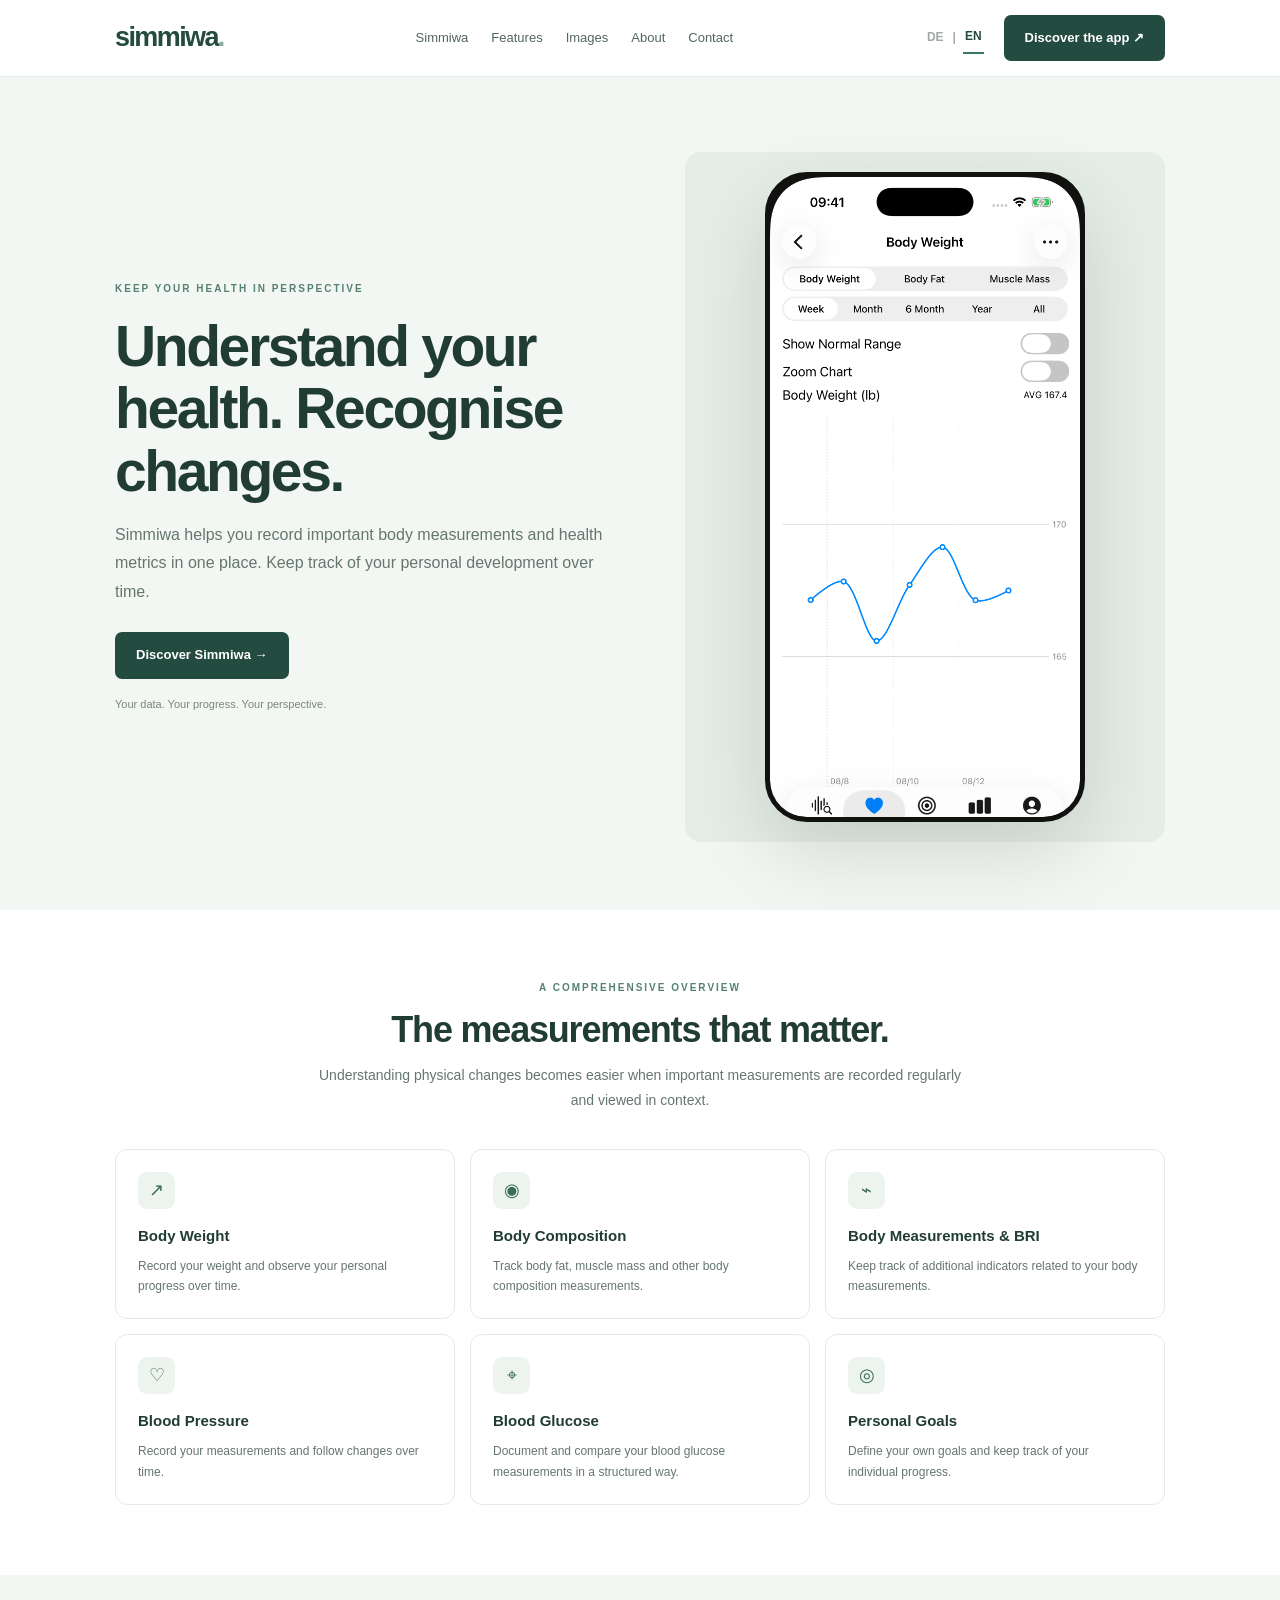
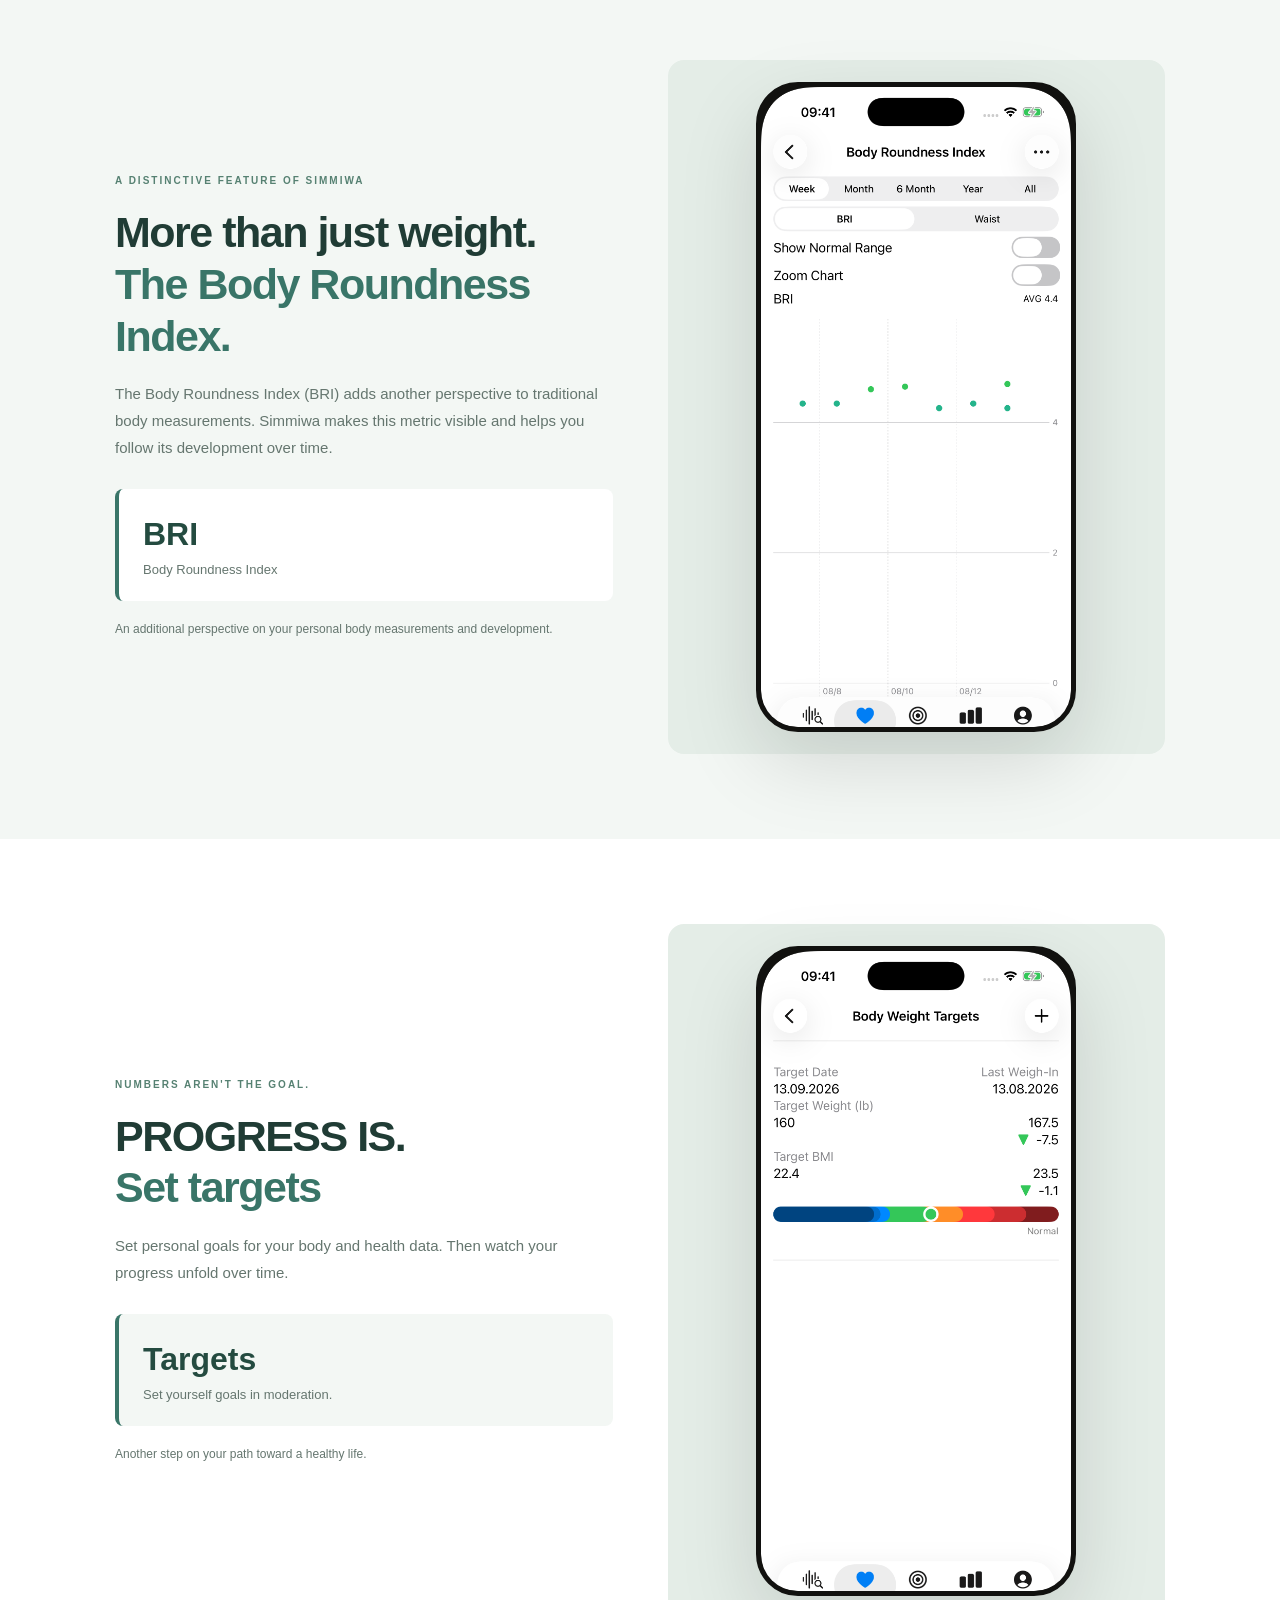
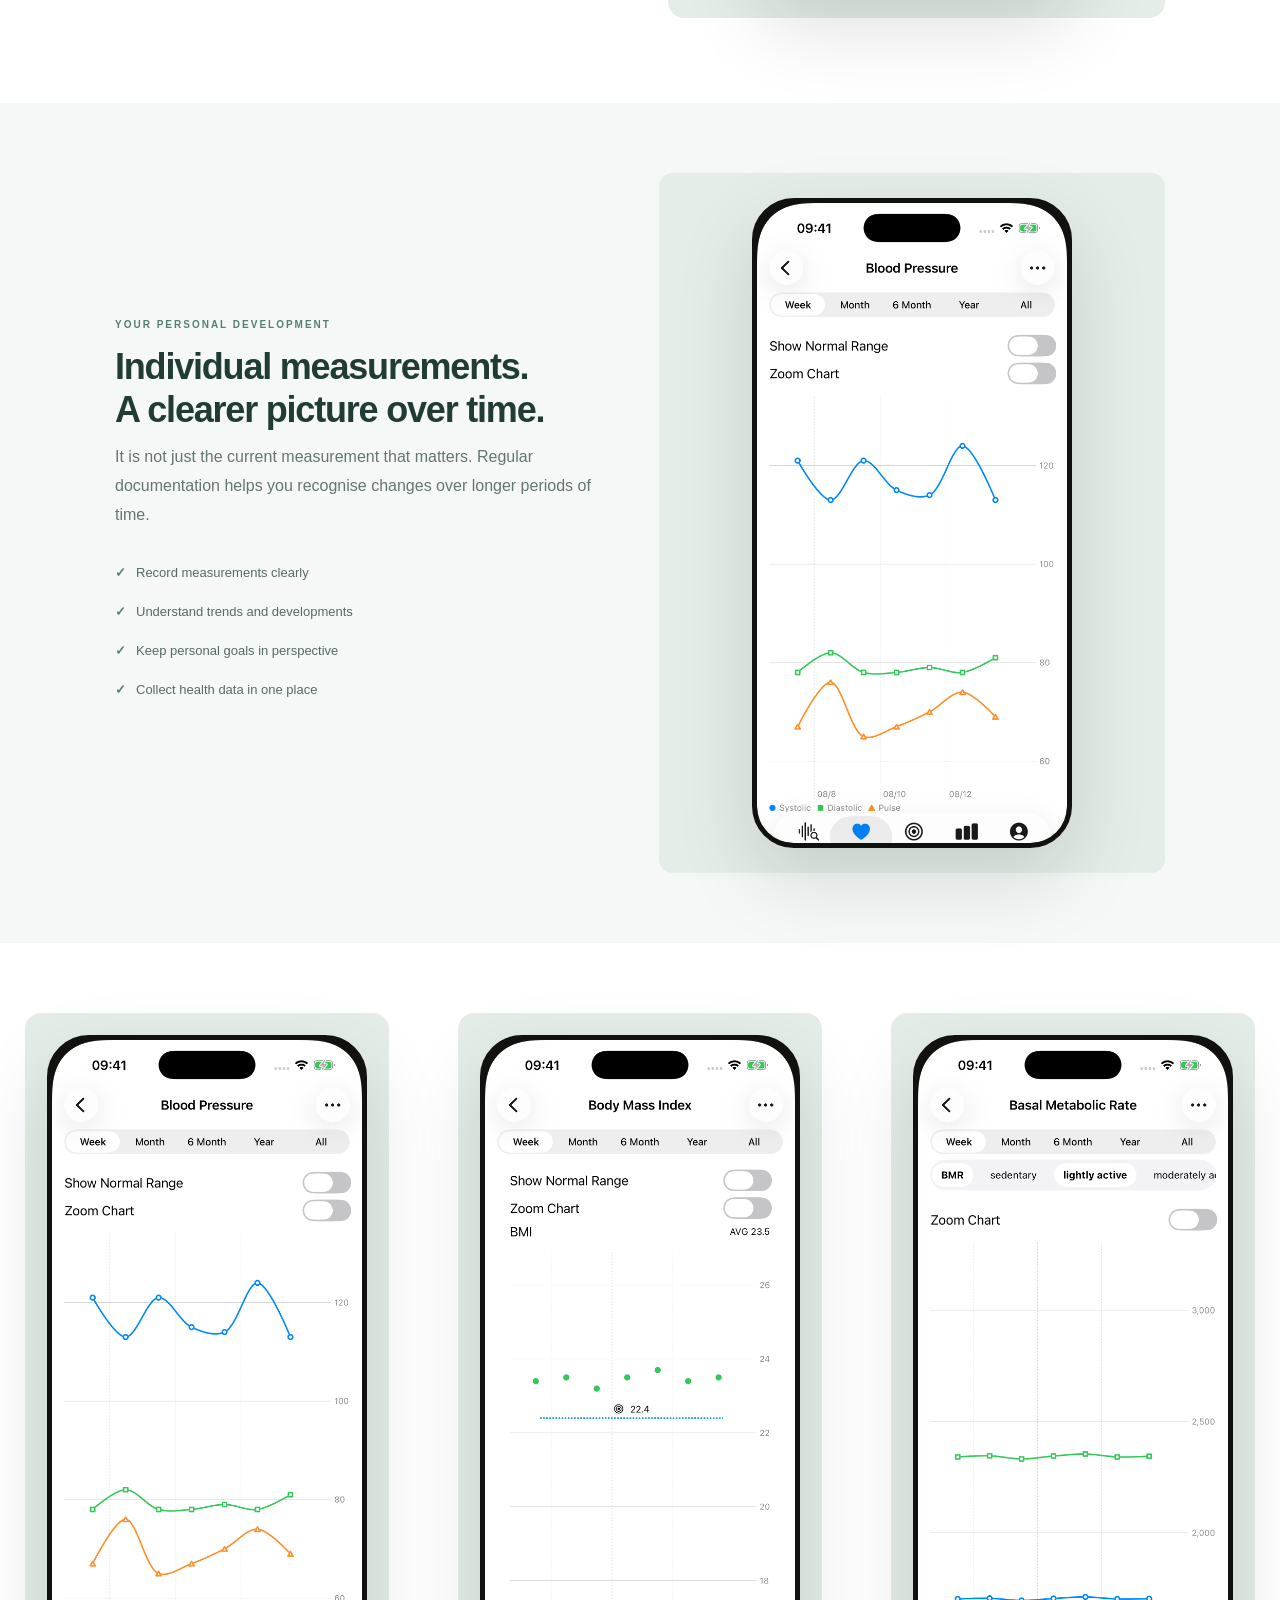
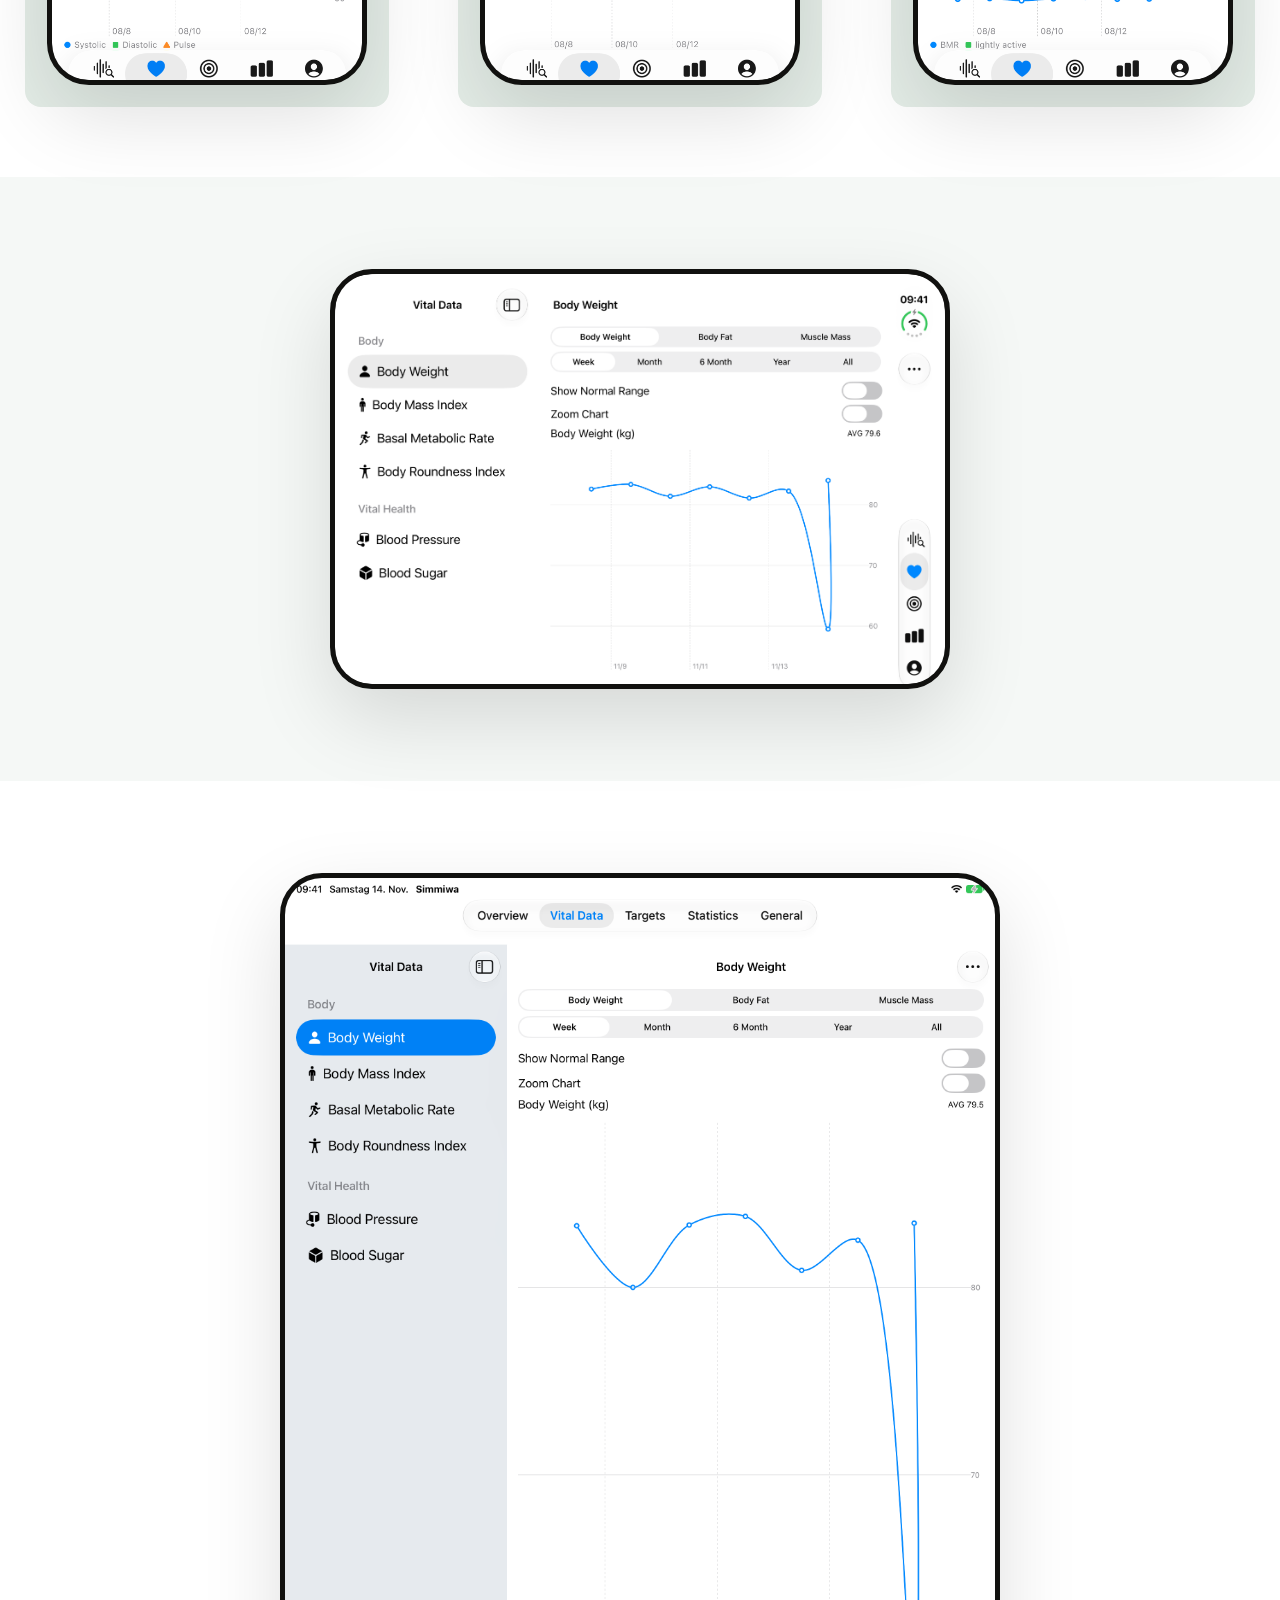
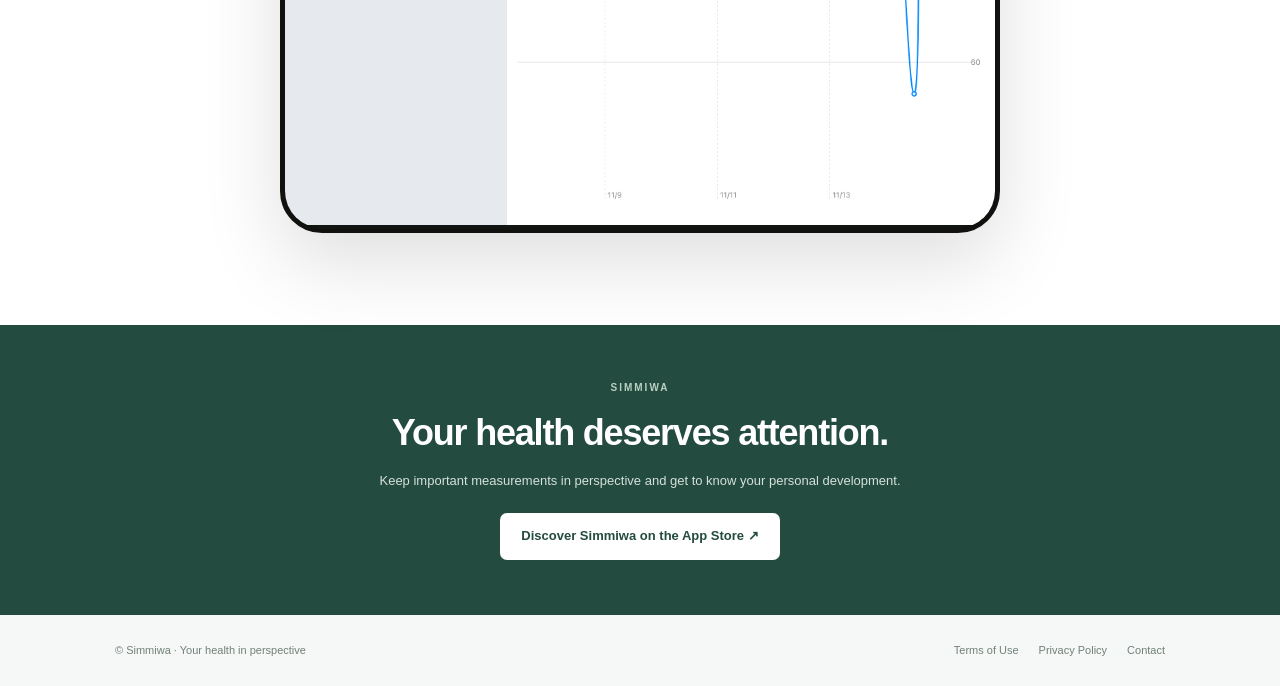
<file: index.html>
<!DOCTYPE html>
<html lang="en">

<head>
    <title>Simmiwa - Your health in perspective</title>
    <meta charset="UTF-8">
    <meta name="viewport" content="width=device-width, initial-scale=1.0">
    <meta name="description"
        content="Document your personal body data in Simmiwa. Easy to record. Clearly displayed. Body valuee at a glance. Your health. Your data. Your progress." />
    <meta property="og:title" content="Simmiwa - Your health in perspective" />
    <meta property="og:description"
        content="Document your personal body data in Simmiwa. Easy to record. Clearly displayed. Body valuee at a glance. Your health. Your data. Your progress." />
    <meta property="og:type" content="website" />
    <meta property="og:site_name" content="Simmiwa - Your health in perspective">
    <meta property="og:url" content="https://christiansapps.github.io/simmiwa/">
    <link rel="stylesheet" href="./css/main.css" />
</head>

<body>
    <!-- HEADER -->
    <header class="header">
        <div class="container nav">
            <a href="index.html" class="logo">
                simmiwa<span>.</span>
            </a>
            <nav class="nav-links">
                <a href="#app">Simmiwa</a>
                <a href="#features">Features</a>
                <a href="#images">Images</a>
                <a href="#about">About</a>
                <a href="#contact">Contact</a>
            </nav>
            <div class="nav-actions">
                <div class="language-switch">
                    <a href="index-de.html">DE</a>
                    <span>|</span>
                    <a href="index.html" class="active">EN</a>
                </div>
                <a href="#download" class="button">
                    Discover the app ↗
                </a>
            </div>
        </div>
    </header>
    <main>
        <!-- HERO -->
        <section class="hero" id="app">
            <div class="container hero-grid">
                <div class="hero-content">
                    <div class="eyebrow">
                        Keep your health in perspective
                    </div>
                    <h1>
                        Understand your health.
                        Recognise changes.
                    </h1>
                    <p class="lead">
                        Simmiwa helps you record important body measurements
                        and health metrics in one place. Keep track of your
                        personal development over time.
                    </p>
                    <a href="#download" class="button">
                        Discover Simmiwa →
                    </a>
                    <p class="small-note">
                        Your data. Your progress. Your perspective.
                    </p>
                </div>
                <div class="hero-visual">
                    <div class="phone size-phone">
                        <div class="phone-screen">
                            <img src="images/en 01 body weight chart.png" alt="Simmiwa app health overview"
                                class="app-image">
                        </div>
                    </div>
                </div>
            </div>
        </section>

        <!-- FEATURES -->
        <section class="section" id="features">
            <div class="container">
                <div class="section-heading">
                    <div class="eyebrow">
                        A comprehensive overview
                    </div>
                    <h2>
                        The measurements that matter.
                    </h2>
                    <p>
                        Understanding physical changes becomes easier
                        when important measurements are recorded regularly
                        and viewed in context.
                    </p>
                </div>
                <div class="feature-grid">
                    <article class="feature-card">
                        <div class="feature-icon">↗</div>
                        <h3>Body Weight</h3>
                        <p>
                            Record your weight and observe your personal
                            progress over time.
                        </p>
                    </article>
                    <article class="feature-card">
                        <div class="feature-icon">◉</div>
                        <h3>Body Composition</h3>
                        <p>
                            Track body fat, muscle mass and other
                            body composition measurements.
                        </p>
                    </article>
                    <article class="feature-card">
                        <div class="feature-icon">⌁</div>
                        <h3>Body Measurements & BRI</h3>
                        <p>
                            Keep track of additional indicators
                            related to your body measurements.
                        </p>
                    </article>
                    <article class="feature-card">
                        <div class="feature-icon">♡</div>
                        <h3>Blood Pressure</h3>
                        <p>
                            Record your measurements and follow
                            changes over time.
                        </p>
                    </article>
                    <article class="feature-card">
                        <div class="feature-icon">⌖</div>
                        <h3>Blood Glucose</h3>
                        <p>
                            Document and compare your blood glucose
                            measurements in a structured way.
                        </p>
                    </article>
                    <article class="feature-card">
                        <div class="feature-icon">◎</div>
                        <h3>Personal Goals</h3>
                        <p>
                            Define your own goals and keep track
                            of your individual progress.
                        </p>
                    </article>
                </div>
            </div>
        </section>

        <!-- SIMMIWA BRI -->
        <section class="fragment-section" id="bri">
            <div class="container fragment-layout">
                <div class="fragment-content">
                    <div class="eyebrow">
                        A distinctive feature of Simmiwa
                    </div>
                    <h2>
                        More than just weight.
                        <span>The Body Roundness Index.</span>
                    </h2>
                    <p>
                        The Body Roundness Index (BRI) adds another
                        perspective to traditional body measurements.
                        Simmiwa makes this metric visible and helps
                        you follow its development over time.
                    </p>
                    <div class="fragment-highlight">
                        <strong>BRI</strong>
                        <span>Body Roundness Index</span>
                    </div>
                    <p class="fragment-note">
                        An additional perspective on your personal
                        body measurements and development.
                    </p>
                </div>
                <div class="fragment-image">
                    <div class="phone size-phone">
                        <div class="phone-screen">
                            <img src="images/en 05 bri chart.png" alt="Body Roundness Index in the Simmiwa app">
                        </div>
                    </div>
                </div>
            </div>
        </section>

        <!-- SIMMIWA Targets -->
        <section class="fragment-section-nbg" id="targets">
            <div class="container fragment-layout">
                <div class="fragment-content">
                    <div class="eyebrow">
                        NUMBERS AREN'T THE GOAL.
                    </div>
                    <h2>
                        PROGRESS IS.
                        <span>Set targets</span>
                    </h2>
                    <p>
                        Set personal goals for your body and health data.
                        Then watch your progress unfold over time.
                    </p>
                    <div class="fragment-highlight fragment-highlight-bg">
                        <strong>Targets</strong>
                        <span>Set yourself goals in moderation.</span>
                    </div>
                    <p class="fragment-note">
                        Another step on your path toward a healthy life.
                    </p>
                </div>
                <div class="fragment-image">
                    <div class="phone size-phone">
                        <div class="phone-screen">
                            <img src="images/en 20 body weight targets.png" alt="Targets in the Simmiwa app">
                        </div>
                    </div>
                </div>
            </div>
        </section>

        <!-- PERSONAL DEVELOPMENT -->
        <section class="section section-soft" id="about">
            <div class="container feature-layout">
                <div>
                    <div class="eyebrow">
                        Your personal development
                    </div>
                    <h2>
                        Individual measurements.</br>
                        A clearer picture over time.
                    </h2>
                    <p class="lead">
                        It is not just the current measurement that matters.
                        Regular documentation helps you recognise changes
                        over longer periods of time.
                    </p>
                    <ul class="check-list">
                        <li>Record measurements clearly</li>
                        <li>Understand trends and developments</li>
                        <li>Keep personal goals in perspective</li>
                        <li>Collect health data in one place</li>
                    </ul>
                </div>
                <div class="app-preview">
                    <div class="phone size-phone">
                        <div class="phone-screen">
                            <img src="images/en 10 blood pressure chart.png"
                                alt="Simmiwa app measurements and statistics" class="app-image">
                        </div>
                    </div>
                </div>
            </div>
        </section>

        <!-- SIMMIWA IMAGES -->
        <section class="section" id="images">
            <div class="grid-container">
                <div class="fragment-image">
                    <div class="phone size-phone">
                        <div class="phone-screen">
                            <img src="images/en 10 blood pressure chart.png" alt="Blood Pressure" class="app-image">
                        </div>
                    </div>
                </div>
                <div class="fragment-image">
                    <div class="phone size-phone">
                        <div class="phone-screen">
                            <img src="images/en 26 bmi chart.png" alt="Body Mass Index" class="app-image">
                        </div>
                    </div>
                </div>
                <div class="fragment-image">
                    <div class="phone size-phone">
                        <div class="phone-screen">
                            <img src="images/en 27 bmr chart.png" alt="Basal Metabolic Rate" class="app-image">
                        </div>
                    </div>
                </div>
            </div>
        </section>

        <!-- MORE IMAGES -->
        <section class="section section-soft" id="images2">
            <div class="fragment-image-duo">
                <div class="phone-duo size-phone-duo">
                    <div class="phone-duo-screen">
                        <img src="images/en iPhone Duo.png" alt="iPhone DUO" class="app-image">
                    </div>
                </div>
            </div>
        </section>

        <section class="section" id="images2">
            <div class="fragment-image-ipad">
                <div class="ipad size-ipad">
                    <div class="ipad-screen">
                        <img src="images/en iPad 13.png" alt="iPad 13" class="app-image">
                    </div>
                </div>
            </div>
        </section>

        <!-- DOWNLOAD -->
        <section class="download-section" id="download">
            <div class="container">
                <div class="eyebrow">
                    SIMMIWA
                </div>
                <h2>
                    Your health deserves attention.
                </h2>
                <p>
                    Keep important measurements in perspective
                    and get to know your personal development.
                </p>
                <a href="DEIN-APP-STORE-LINK" class="button button-light" target="_blank" rel="noopener">
                    Discover Simmiwa on the App Store ↗
                </a>
            </div>
        </section>
    </main>

    <!-- FOOTER -->
    <footer class="footer" id="contact">
        <div class="container footer-content">
            <div>
                © Simmiwa · Your health in perspective
            </div>
            <div class="footer-links">
                <a href=" ./terms.html">Terms of Use</a>
                <a href="./privacy.html">Privacy Policy</a>
                <a href="mailto:simmiwa@protonmail.com">Contact</a>
            </div>
        </div>
    </footer>
</body>

</html>
</file>
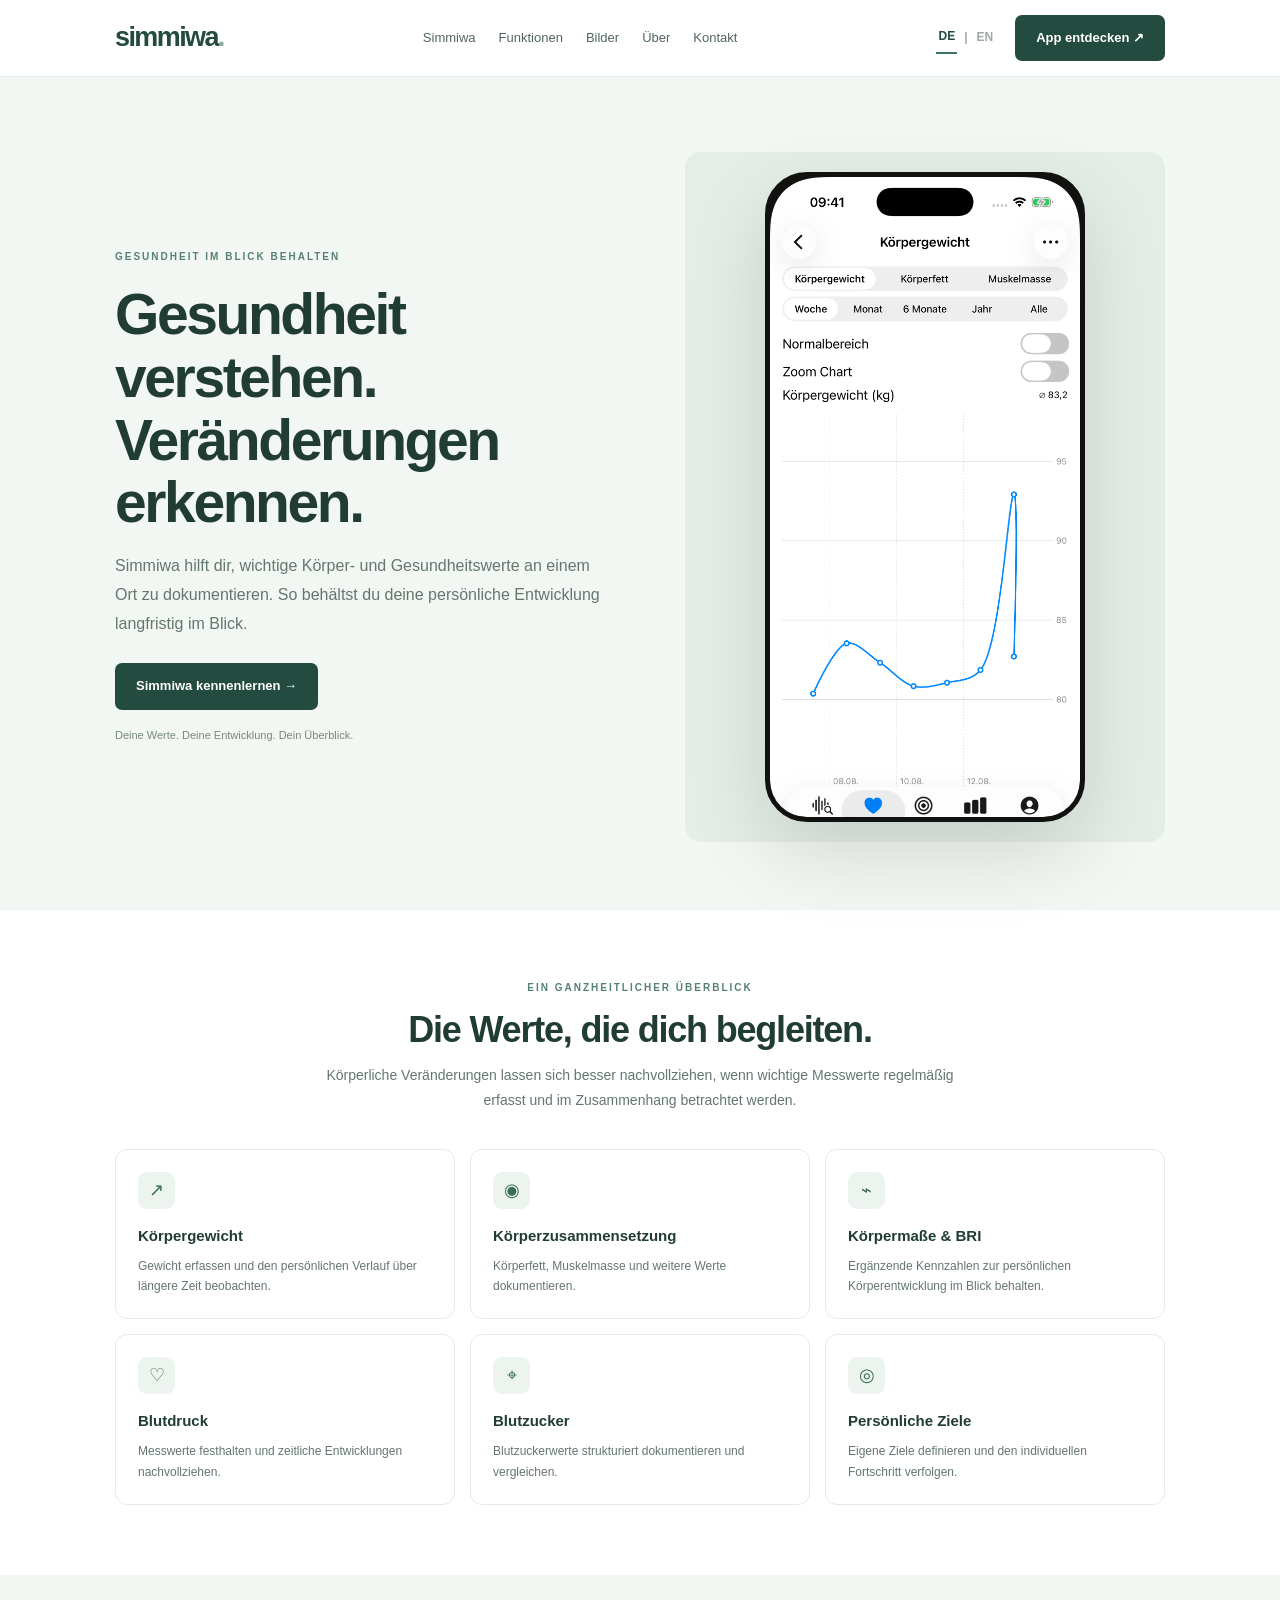
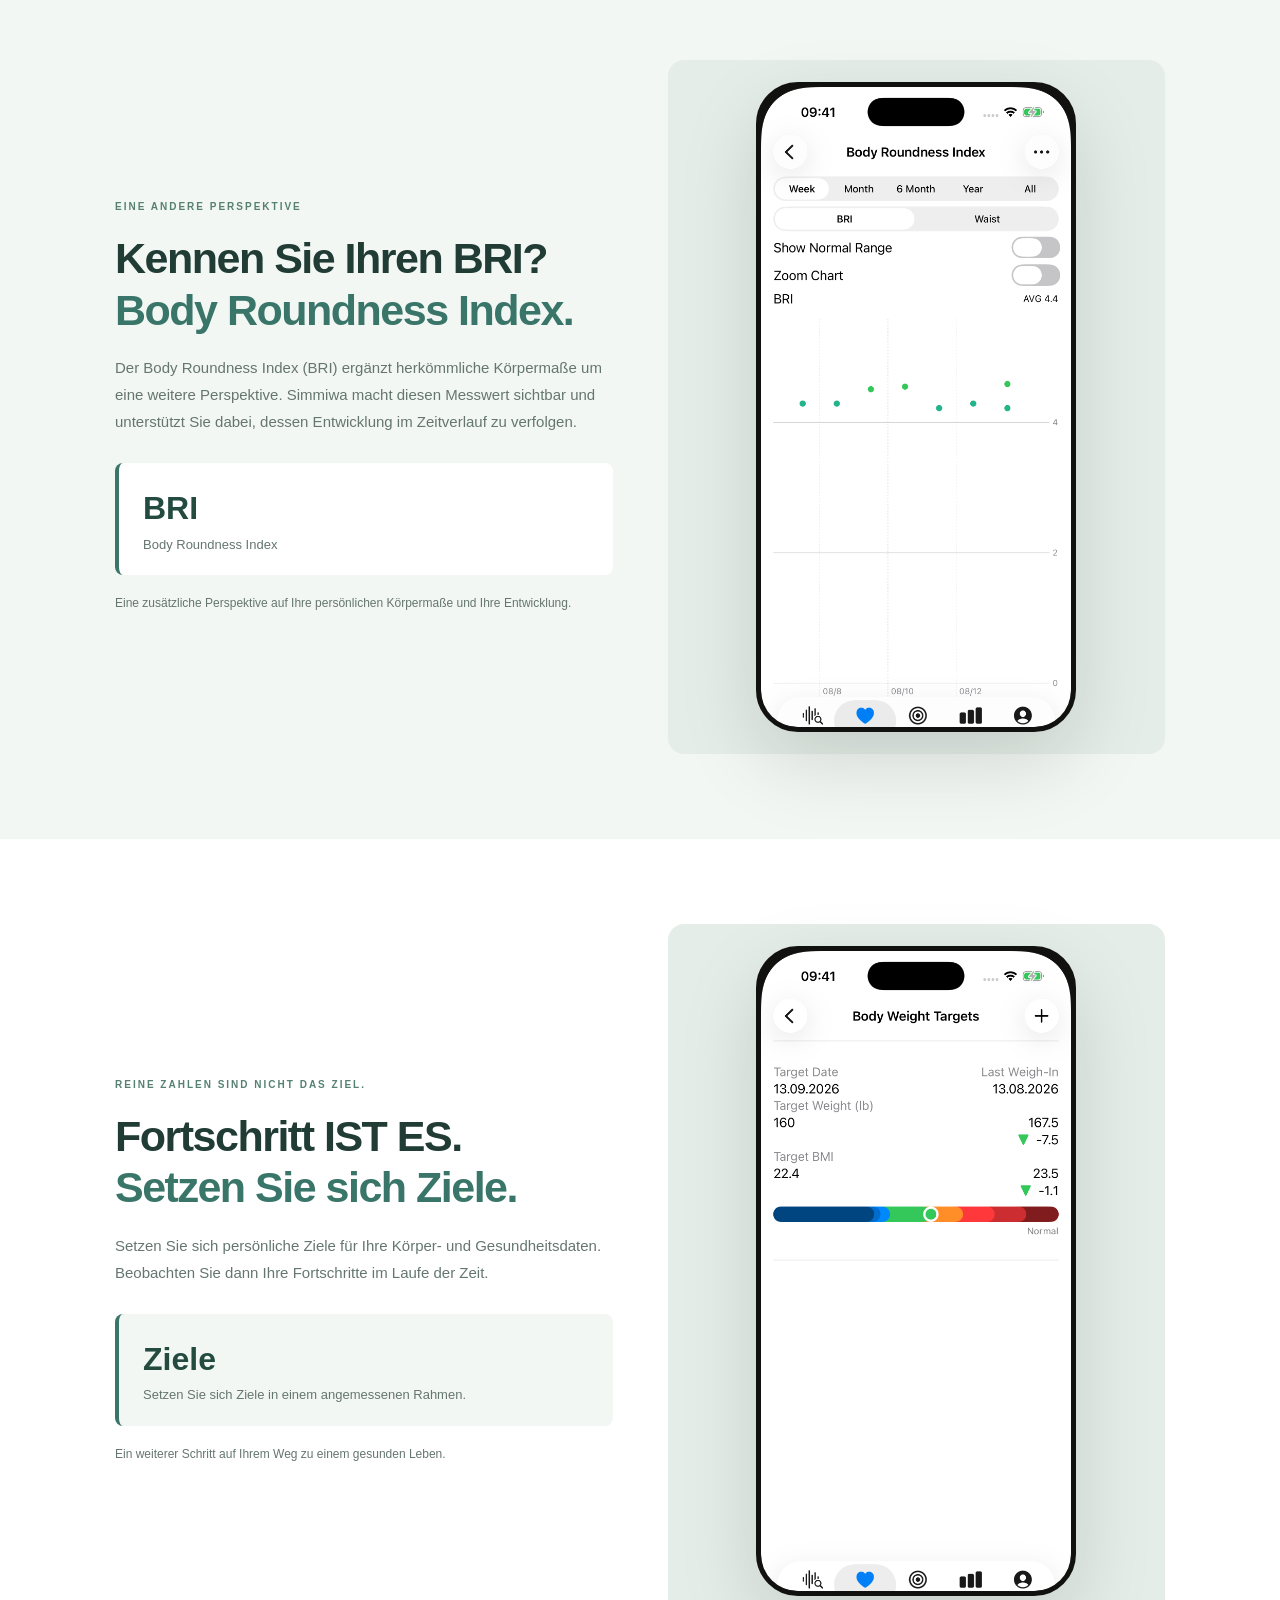
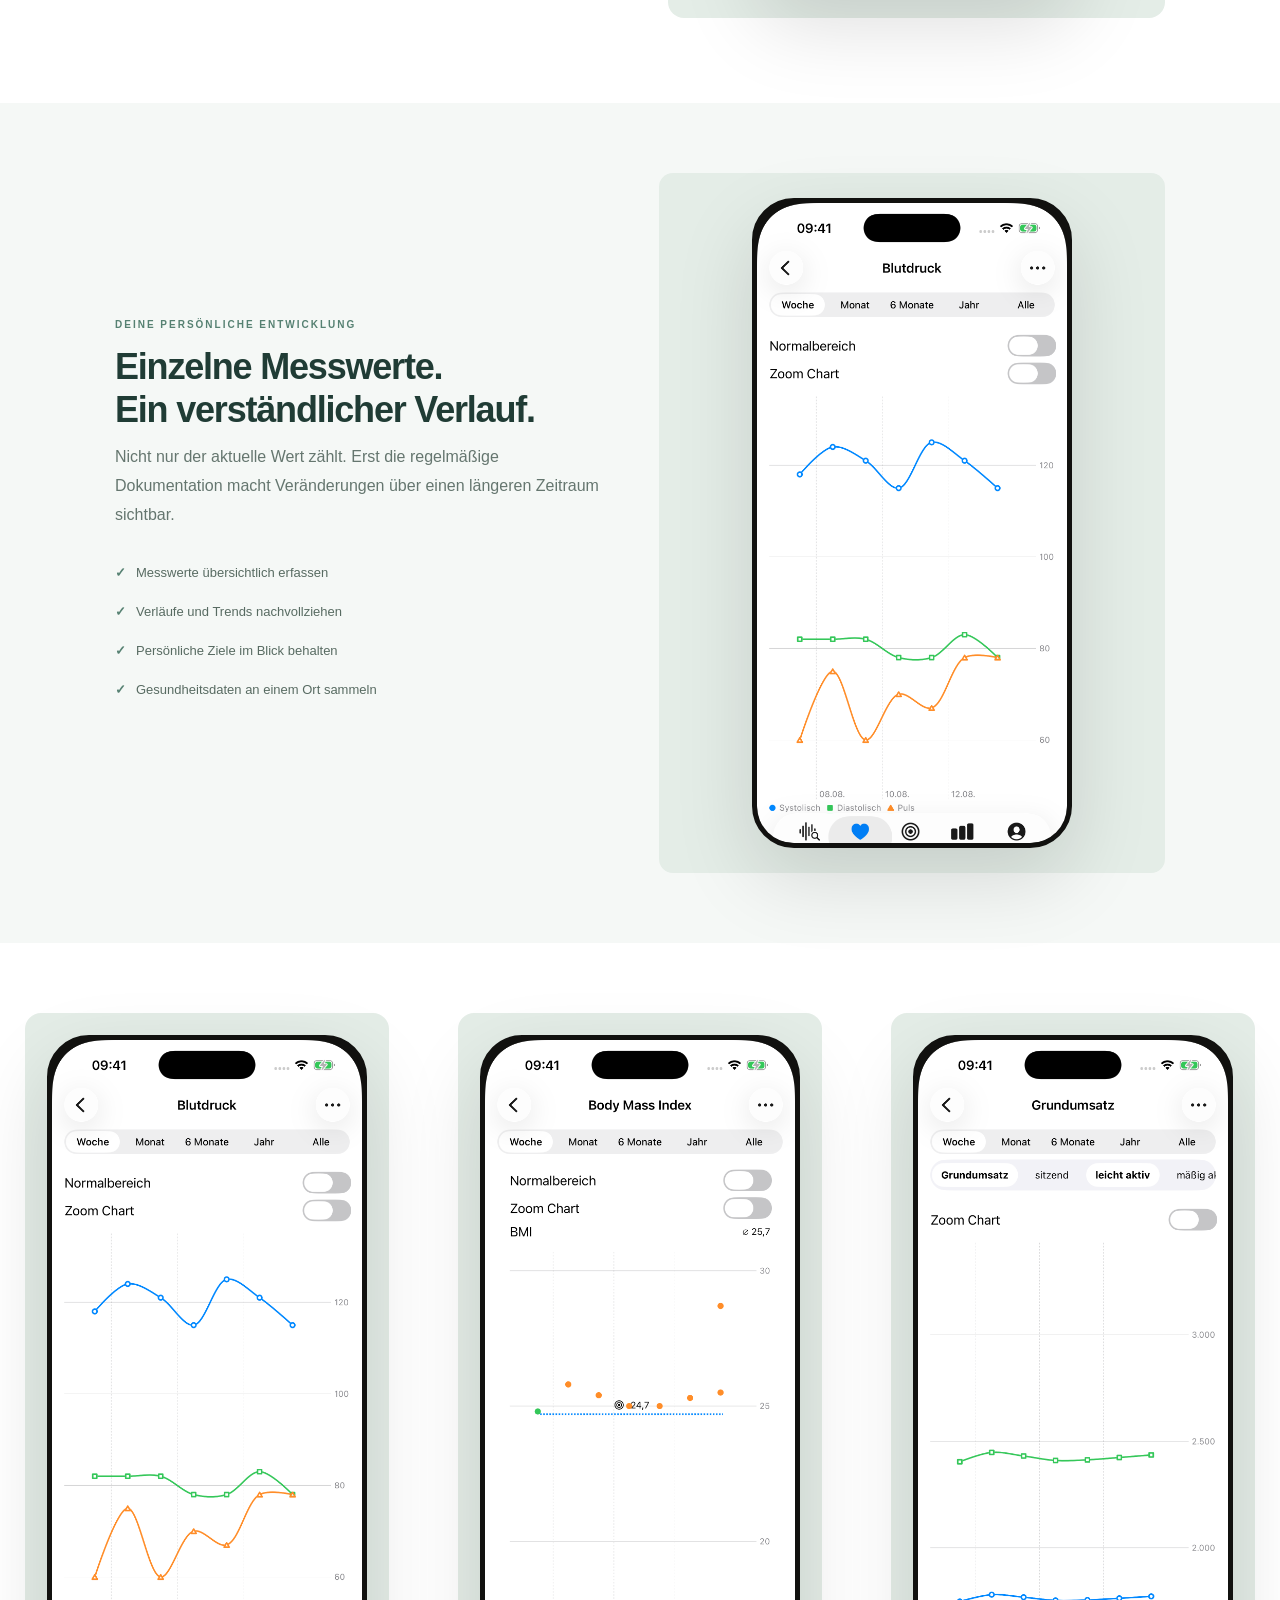
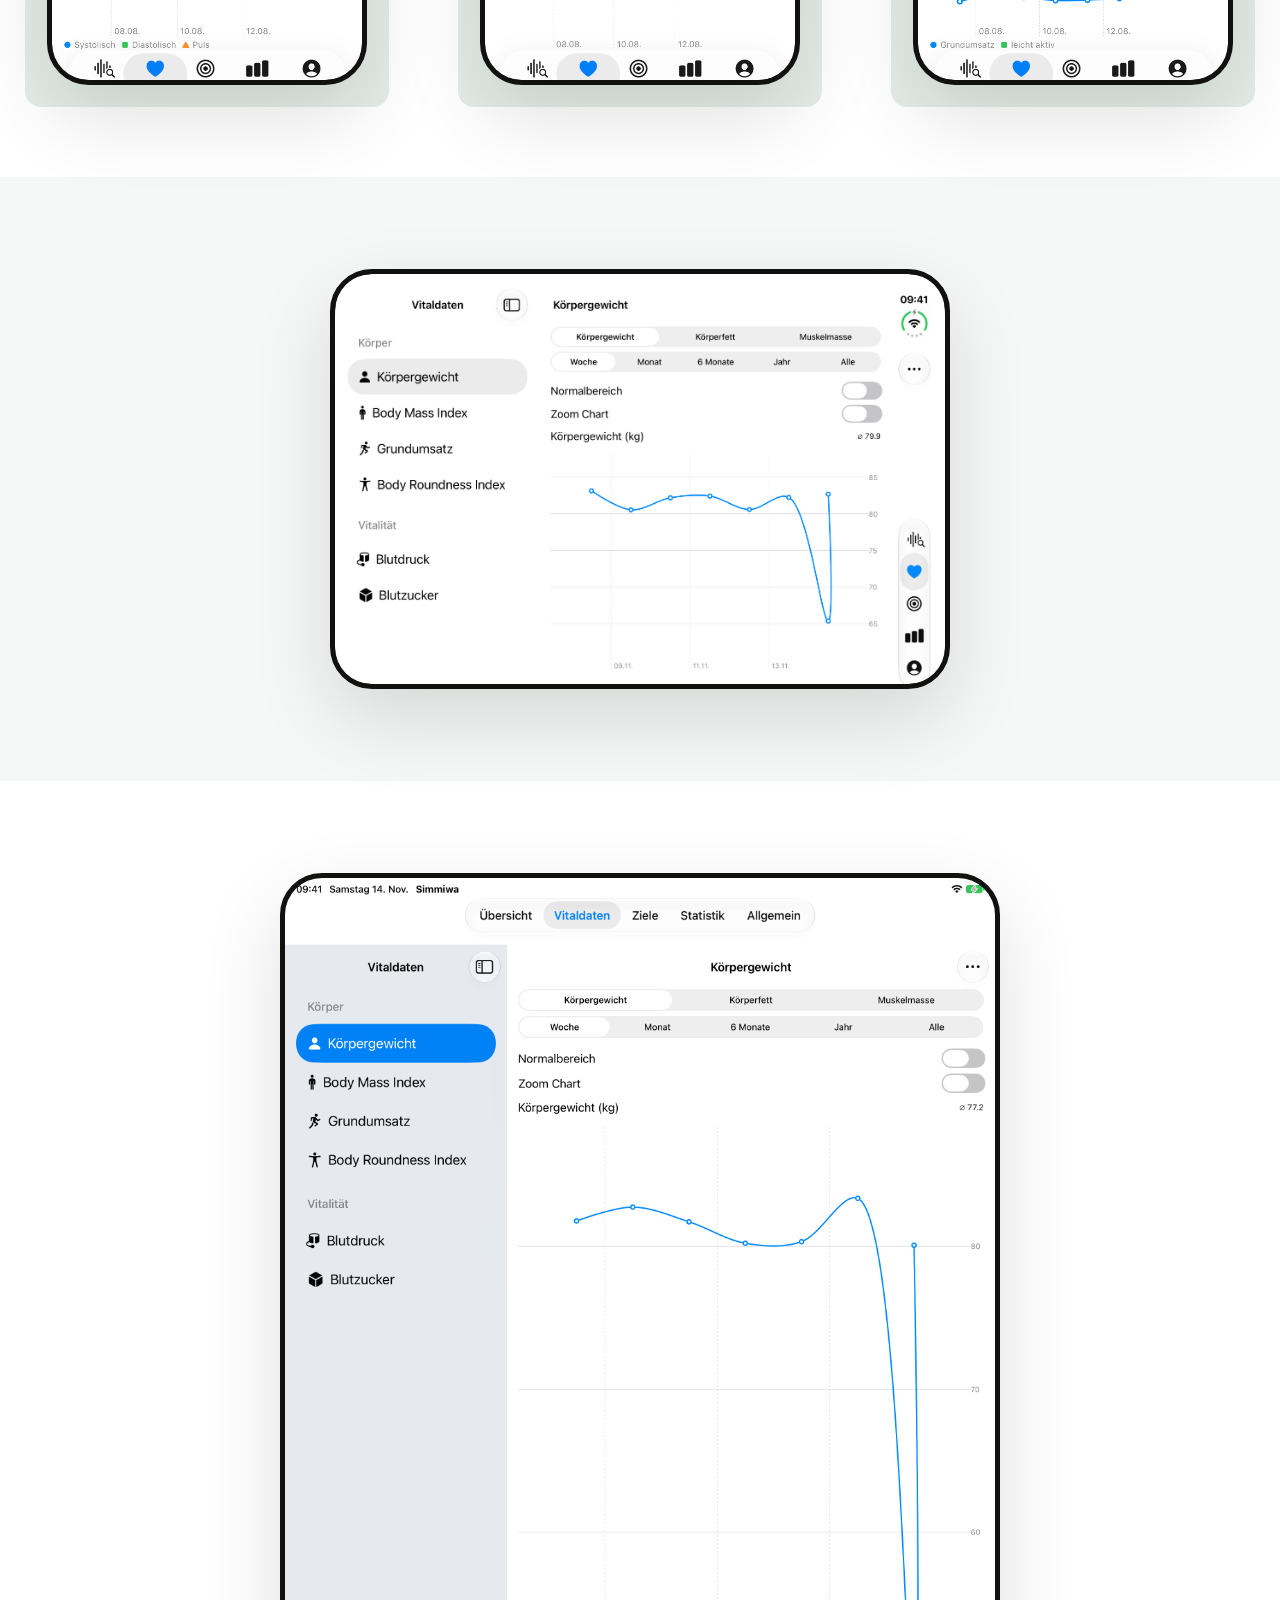
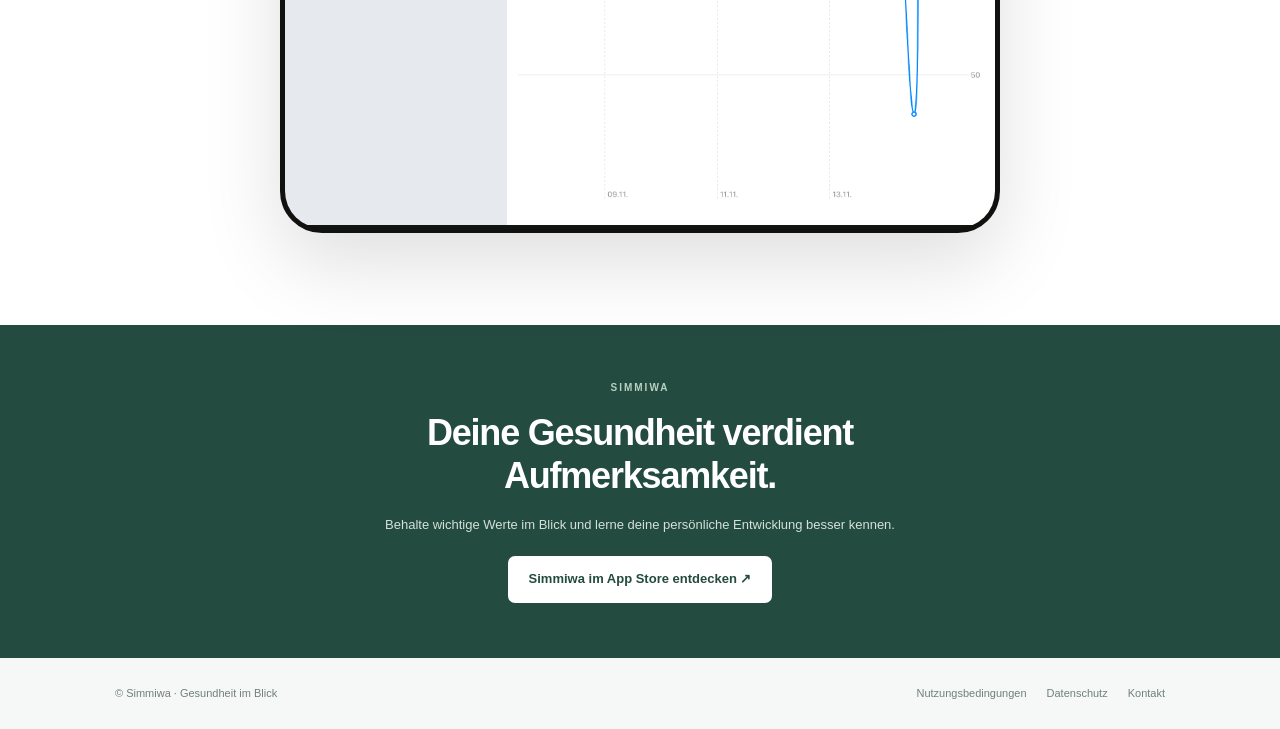
<file: index-de.html>
<!DOCTYPE html>
<html lang="de">

<head>
    <title>Simmiwa - Gesundheit im Blick</title>
    <meta charset="UTF-8">
    <meta name="viewport" content="width=device-width, initial-scale=1.0">
    <meta name="description"
        content="Dokumentieren Sie Ihre persönlichen Körperdaten in Simmiwa. Einfache Erfassung. Übersichtliche Darstellung. Körperwerte auf einen Blick. Ihre Gesundheit. Ihre Daten. Ihr Fortschritt." />
    <meta property="og:title" content="Simmiwa - Gesundheit im Blick" />
    <meta property="og:description"
        content="Dokumentieren Sie Ihre persönlichen Körperdaten in Simmiwa. Einfache Erfassung. Übersichtliche Darstellung. Körperwerte auf einen Blick. Ihre Gesundheit. Ihre Daten. Ihr Fortschritt." />
    <meta property="og:type" content="website" />
    <meta property="og:site_name" content="Simmiwa - Gesundheit im Blick">
    <meta property="og:url" content="https://christiansapps.github.io/simmiwa/index-de.html">
    <link rel="stylesheet" href="./css/main.css" />
</head>

<body>
    <header class="header">
        <div class="container nav">
            <a href="index-de.html" class="logo">
                simmiwa<span>.</span>
            </a>
            <nav class="nav-links">
                <a href="#app">Simmiwa</a>
                <a href="#features">Funktionen</a>
                <a href="#images">Bilder</a>
                <a href="#about">Über</a>
                <a href="#contact">Kontakt</a>
            </nav>
            <div class="nav-actions">
                <div class="language-switch">
                    <a href="index-de.html" class="active">DE</a>
                    <span>|</span>
                    <a href="index.html">EN</a>
                </div>
                <a href="#download" class="button">
                    App entdecken ↗
                </a>
            </div>
        </div>
    </header>

    <main>
        <!-- HERO -->
        <section class="hero" id="app">
            <div class="container hero-grid">
                <div class="hero-content">
                    <div class="eyebrow">Gesundheit im Blick behalten</div>
                    <h1>
                        Gesundheit verstehen.
                        Veränderungen erkennen.
                    </h1>
                    <p class="lead">
                        Simmiwa hilft dir, wichtige Körper- und Gesundheitswerte
                        an einem Ort zu dokumentieren. So behältst du deine
                        persönliche Entwicklung langfristig im Blick.
                    </p>
                    <a href="#download" class="button">
                        Simmiwa kennenlernen →
                    </a>
                    <p class="small-note">
                        Deine Werte. Deine Entwicklung. Dein Überblick.
                    </p>
                </div>
                <div class="hero-visual">
                    <div class="phone size-phone">
                        <div class="phone-screen">
                            <img src="images/de 01 body weight chart.png" alt="Simmiwa app health overview"
                                class="app-image">
                        </div>
                    </div>
                </div>
            </div>
        </section>

        <!-- FEATURES -->
        <section class="section" id="features">
            <div class="container">
                <div class="section-heading">
                    <div class="eyebrow">Ein ganzheitlicher Überblick</div>
                    <h2>Die Werte, die dich begleiten.</h2>
                    <p>
                        Körperliche Veränderungen lassen sich besser nachvollziehen,
                        wenn wichtige Messwerte regelmäßig erfasst und im
                        Zusammenhang betrachtet werden.
                    </p>
                </div>
                <div class="feature-grid">
                    <article class="feature-card">
                        <div class="feature-icon">↗</div>
                        <h3>Körpergewicht</h3>
                        <p>
                            Gewicht erfassen und den persönlichen Verlauf
                            über längere Zeit beobachten.
                        </p>
                    </article>
                    <article class="feature-card">
                        <div class="feature-icon">◉</div>
                        <h3>Körperzusammensetzung</h3>
                        <p>
                            Körperfett, Muskelmasse und weitere Werte dokumentieren.
                        </p>
                    </article>
                    <article class="feature-card">
                        <div class="feature-icon">⌁</div>
                        <h3>Körpermaße & BRI</h3>
                        <p>
                            Ergänzende Kennzahlen zur persönlichen
                            Körperentwicklung im Blick behalten.
                        </p>
                    </article>
                    <article class="feature-card">
                        <div class="feature-icon">♡</div>
                        <h3>Blutdruck</h3>
                        <p>
                            Messwerte festhalten und zeitliche
                            Entwicklungen nachvollziehen.
                        </p>
                    </article>
                    <article class="feature-card">
                        <div class="feature-icon">⌖</div>
                        <h3>Blutzucker</h3>
                        <p>
                            Blutzuckerwerte strukturiert dokumentieren
                            und vergleichen.
                        </p>
                    </article>
                    <article class="feature-card">
                        <div class="feature-icon">◎</div>
                        <h3>Persönliche Ziele</h3>
                        <p>
                            Eigene Ziele definieren und den individuellen
                            Fortschritt verfolgen.
                        </p>
                    </article>
                </div>
            </div>
        </section>

        <!-- SIMMIWA BRI -->
        <section class="fragment-section" id="bri">
            <div class="container fragment-layout">
                <div class="fragment-content">
                    <div class="eyebrow">
                        Eine andere Perspektive
                    </div>
                    <h2>
                        Kennen Sie Ihren BRI?
                        <span>Body Roundness Index.</span>
                    </h2>
                    <p>
                        Der Body Roundness Index (BRI) ergänzt herkömmliche
                        Körpermaße um eine weitere Perspektive. Simmiwa macht diesen
                        Messwert sichtbar und unterstützt Sie dabei,
                        dessen Entwicklung im Zeitverlauf zu verfolgen.
                    </p>
                    <div class="fragment-highlight">
                        <strong>BRI</strong>
                        <span>Body Roundness Index</span>
                    </div>
                    <p class="fragment-note">
                        Eine zusätzliche Perspektive auf Ihre persönlichen Körpermaße und Ihre Entwicklung.
                    </p>
                </div>
                <div class="fragment-image">
                    <div class="phone size-phone">
                        <div class="phone-screen">
                            <img src="images/en 05 bri chart.png" alt="Body Roundness Index in the Simmiwa app">
                        </div>
                    </div>
                </div>
            </div>
        </section>

        <!-- SIMMIWA Targets -->
        <section class="fragment-section-nbg" id="targets">
            <div class="container fragment-layout">
                <div class="fragment-content">
                    <div class="eyebrow">
                        Reine Zahlen sind nicht das Ziel.
                    </div>
                    <h2>
                        Fortschritt IST ES.
                        <span>Setzen Sie sich Ziele.</span>
                    </h2>
                    <p>
                        Setzen Sie sich persönliche Ziele für Ihre Körper- und Gesundheitsdaten. Beobachten Sie dann
                        Ihre Fortschritte im Laufe der Zeit.
                    </p>
                    <div class="fragment-highlight fragment-highlight-bg">
                        <strong>Ziele</strong>
                        <span>Setzen Sie sich Ziele in einem angemessenen Rahmen.</span>
                    </div>
                    <p class="fragment-note">
                        Ein weiterer Schritt auf Ihrem Weg zu einem gesunden Leben.
                    </p>
                </div>
                <div class="fragment-image">
                    <div class="phone size-phone">
                        <div class="phone-screen">
                            <img src="images/en 20 body weight targets.png" alt="Targets in the Simmiwa app">
                        </div>
                    </div>
                </div>
            </div>
        </section>

        <!-- APP -->
        <section class="section section-soft" id="about">
            <div class="container feature-layout">
                <div>
                    <div class="eyebrow">Deine persönliche Entwicklung</div>
                    <h2>
                        Einzelne Messwerte.</br>
                        Ein verständlicher Verlauf.
                    </h2>
                    <p class="lead">
                        Nicht nur der aktuelle Wert zählt. Erst die regelmäßige
                        Dokumentation macht Veränderungen über einen längeren
                        Zeitraum sichtbar.
                    </p>
                    <ul class="check-list">
                        <li>Messwerte übersichtlich erfassen</li>
                        <li>Verläufe und Trends nachvollziehen</li>
                        <li>Persönliche Ziele im Blick behalten</li>
                        <li>Gesundheitsdaten an einem Ort sammeln</li>
                    </ul>
                </div>
                <div class="app-preview">
                    <div class="phone size-phone">
                        <div class="phone-screen">
                            <img src="images/de 10 blood pressure chart.png"
                                alt="Simmiwa app measurements and statistics" class="app-image">
                        </div>
                    </div>
                </div>
            </div>
        </section>

        <!-- SIMMIWA IMAGES -->
        <section class="section" id="images">
            <div class="grid-container">
                <div class="fragment-image">
                    <div class="phone size-phone">
                        <div class="phone-screen">
                            <img src="images/de 10 blood pressure chart.png" alt="Blood Pressure" class="app-image">
                        </div>
                    </div>
                </div>
                <div class="fragment-image">
                    <div class="phone size-phone">
                        <div class="phone-screen">
                            <img src="images/de 26 bmi chart.png" alt="Body Mass Index" class="app-image">
                        </div>
                    </div>
                </div>
                <div class="fragment-image">
                    <div class="phone size-phone">
                        <div class="phone-screen">
                            <img src="images/de 27 bmr chart.png" alt="Basal Metabolic Rate" class="app-image">
                        </div>
                    </div>
                </div>
            </div>
        </section>

        <!-- MORE IMAGES -->
        <section class="section section-soft" id="images2">
            <div class="fragment-image-duo">
                <div class="phone-duo size-phone-duo">
                    <div class="phone-duo-screen">
                        <img src="images/de iPhone Duo.png" alt="iPhone DUO" class="app-image">
                    </div>
                </div>
            </div>
        </section>

        <section class="section" id="images2">
            <div class="fragment-image-ipad">
                <div class="ipad size-ipad">
                    <div class="ipad-screen">
                        <img src="images/de iPad 13.png" alt="iPad 13" class="app-image">
                    </div>
                </div>
            </div>
        </section>

        <!-- DOWNLOAD -->
        <section class="download-section" id="download">
            <div class="container">
                <div class="eyebrow">SIMMIWA</div>
                <h2>Deine Gesundheit verdient Aufmerksamkeit.</h2>
                <p>
                    Behalte wichtige Werte im Blick und lerne
                    deine persönliche Entwicklung besser kennen.
                </p>
                <a href="DEIN-APP-STORE-LINK" class="button button-light" target="_blank" rel="noopener">
                    Simmiwa im App Store entdecken ↗
                </a>
            </div>
        </section>
    </main>

    <!-- FOOTER -->
    <footer class="footer" id="contact">
        <div class="container footer-content">
            <div>© Simmiwa · Gesundheit im Blick</div>
            <div class="footer-links">
                <a href=" ./terms_de.html">Nutzungsbedingungen</a>
                <a href="./privacy_de.html">Datenschutz</a>
                <a href="mailto:simmiwa@protonmail.com">Kontakt</a>
            </div>
        </div>
    </footer>
</body>

</html>
</file>
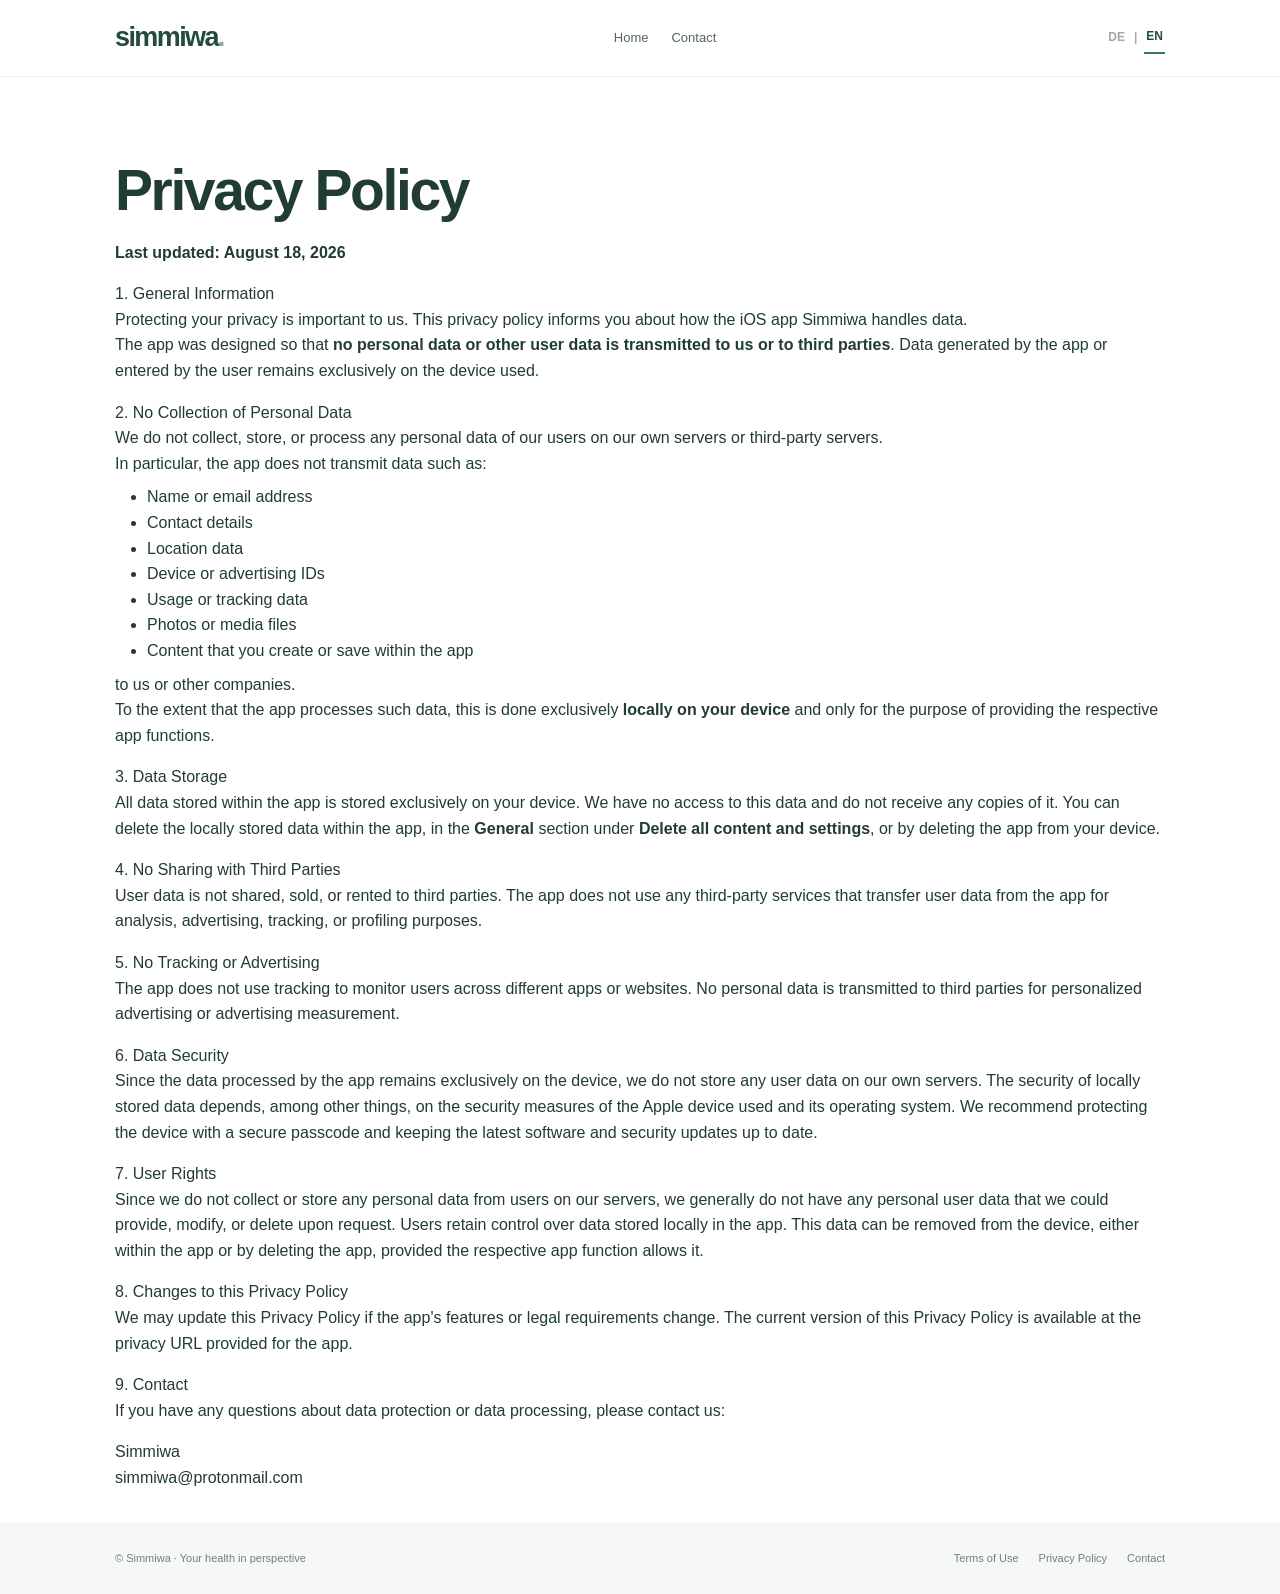
<file: privacy.html>
<!DOCTYPE html>
<html lang="en">

<head>
    <title>Simmiwa - Your health in perspective</title>
    <meta charset="UTF-8">
    <meta name="viewport" content="width=device-width, initial-scale=1.0">
    <meta name="description"
        content="Document your personal body data in Simmiwa. Easy to record. Clearly displayed. Body valuee at a glance. Your health. Your data. Your progress." />
    <meta property="og:title" content="Simmiwa - Your health in perspective" />
    <meta property="og:description"
        content="Document your personal body data in Simmiwa. Easy to record. Clearly displayed. Body valuee at a glance. Your health. Your data. Your progress." />
    <meta property="og:type" content="website" />
    <meta property="og:site_name" content="Simmiwa - Your health in perspective">
    <meta property="og:url" content="https://christiansapps.github.io/simmiwa/privacy.html">
    <link rel="stylesheet" href="./css/main.css" />
</head>

<body>
    <div class="page">
        <!-- =======================================================
       HEADER
  ======================================================== -->
        <header class="header">
            <div class="container nav">

                <a href="index.html" class="logo">
                    simmiwa<span>.</span>
                </a>

                <nav class="nav-links">
                    <a href="./index.html">Home</a>
                    <a href="#contact">Contact</a>
                </nav>

                <div class="nav-actions">
                    <div class="language-switch">
                        <a href="index-de.html">DE</a>
                        <span>|</span>
                        <a href="index.html" class="active">EN</a>
                    </div>
                </div>

            </div>
        </header>

        <main>
            <section class="container privacy-text">
                <div>
                    <h1>Privacy Policy</h1>

                    <b>Last updated: August 18, 2026</b>

                    <p class="privacy-header">1. General Information</p>

                    <p>
                        Protecting your privacy is important to us. This privacy policy informs you about how the iOS
                        app
                        Simmiwa handles data.
                    </p>

                    <p>
                        The app was designed so that <b>no personal data or other user data is transmitted to us or to
                            third
                            parties</b>. Data generated by the app or entered by the user remains exclusively on the
                        device
                        used.
                    </p>

                    <p class="privacy-header">
                        2. No Collection of Personal Data
                    </p>

                    <p>
                        We do not collect, store, or process any personal data of our users on our own servers or
                        third-party
                        servers.
                    </p>

                    <p style="padding-bottom: 0.5rem;">
                        In particular, the app does not transmit data such as:
                    </p>

                    <div style="padding-left: 2rem; padding-bottom: 0.5rem;">
                        <ul>
                            <li>Name or email address</li>
                            <li>Contact details</li>
                            <li>Location data</li>
                            <li>Device or advertising IDs</li>
                            <li>Usage or tracking data</li>
                            <li>Photos or media files</li>
                            <li>Content that you create or save within the app</li>
                        </ul>
                    </div>
                    <p>
                        to us or other companies.
                    </p>

                    <p>
                        To the extent that the app processes such data, this is done exclusively <b>locally on your
                            device</b> and
                        only
                        for the purpose of providing the respective app functions.
                    </p>

                    <p class="privacy-header">
                        3. Data Storage
                    </p>

                    <p>
                        All data stored within the app is stored exclusively on your device.

                        We have no access to this data and do not receive any copies of it.

                        You can delete the locally stored data within the app, in the <b>General</b> section under
                        <b>Delete all
                            content
                            and settings</b>, or by deleting the app from your device.

                    </p>

                    <p class="privacy-header">
                        4. No Sharing with Third Parties
                    </p>

                    <p>
                        User data is not shared, sold, or rented to third parties.

                        The app does not use any third-party services that transfer user data from the app for analysis,
                        advertising, tracking, or profiling purposes.
                    </p>

                    <p class="privacy-header">
                        5. No Tracking or Advertising
                    </p>

                    <p>
                        The app does not use tracking to monitor users across different apps or websites.
                        No personal data is transmitted to third parties for personalized advertising or advertising
                        measurement.
                    </p>

                    <p class="privacy-header">
                        6. Data Security
                    </p>
                    <p>
                        Since the data processed by the app remains exclusively on the device, we do not store any user
                        data on
                        our own servers.

                        The security of locally stored data depends, among other things, on the security measures of the
                        Apple
                        device used and its operating system. We recommend protecting the device with a secure passcode
                        and
                        keeping
                        the latest software and security updates up to date.
                    </p>

                    <p class="privacy-header">
                        7. User Rights
                    </p>

                    <p>
                        Since we do not collect or store any personal data from users on our servers, we generally do
                        not have
                        any
                        personal user data that we could provide, modify, or delete upon request.

                        Users retain control over data stored locally in the app. This data can be removed from the
                        device,
                        either
                        within the app or by deleting the app, provided the respective app function allows it.
                    </p>

                    <p class="privacy-header">
                        8. Changes to this Privacy Policy
                    </p>

                    <p>
                        We may update this Privacy Policy if the app's features or legal requirements change.

                        The current version of this Privacy Policy is available at the privacy URL provided for the app.
                    </p>

                    <p class="privacy-header">
                        9. Contact
                    </p>

                    <p style="padding-bottom: 1rem;">
                        If you have any questions about data protection or data processing, please contact us:
                    </p>

                    <p id="contact">
                        Simmiwa
                    </p>
                    <p>
                        simmiwa@protonmail.com
                    </p>
                </div>
            </section>
        </main>
        <!-- =======================================================
       FOOTER
  ======================================================== -->
        <footer class="footer" id="contact">
            <div class="container footer-content">
                <div>
                    © Simmiwa · Your health in perspective
                </div>
                <div class="footer-links">
                    <a href=" ./terms.html">Terms of Use</a>
                    <a href="./privacy.html">Privacy Policy</a>
                    <a href="mailto:simmiwa@protonmail.com">Contact</a>
                </div>
            </div>
        </footer>
    </div>

</body>

</html>
</file>
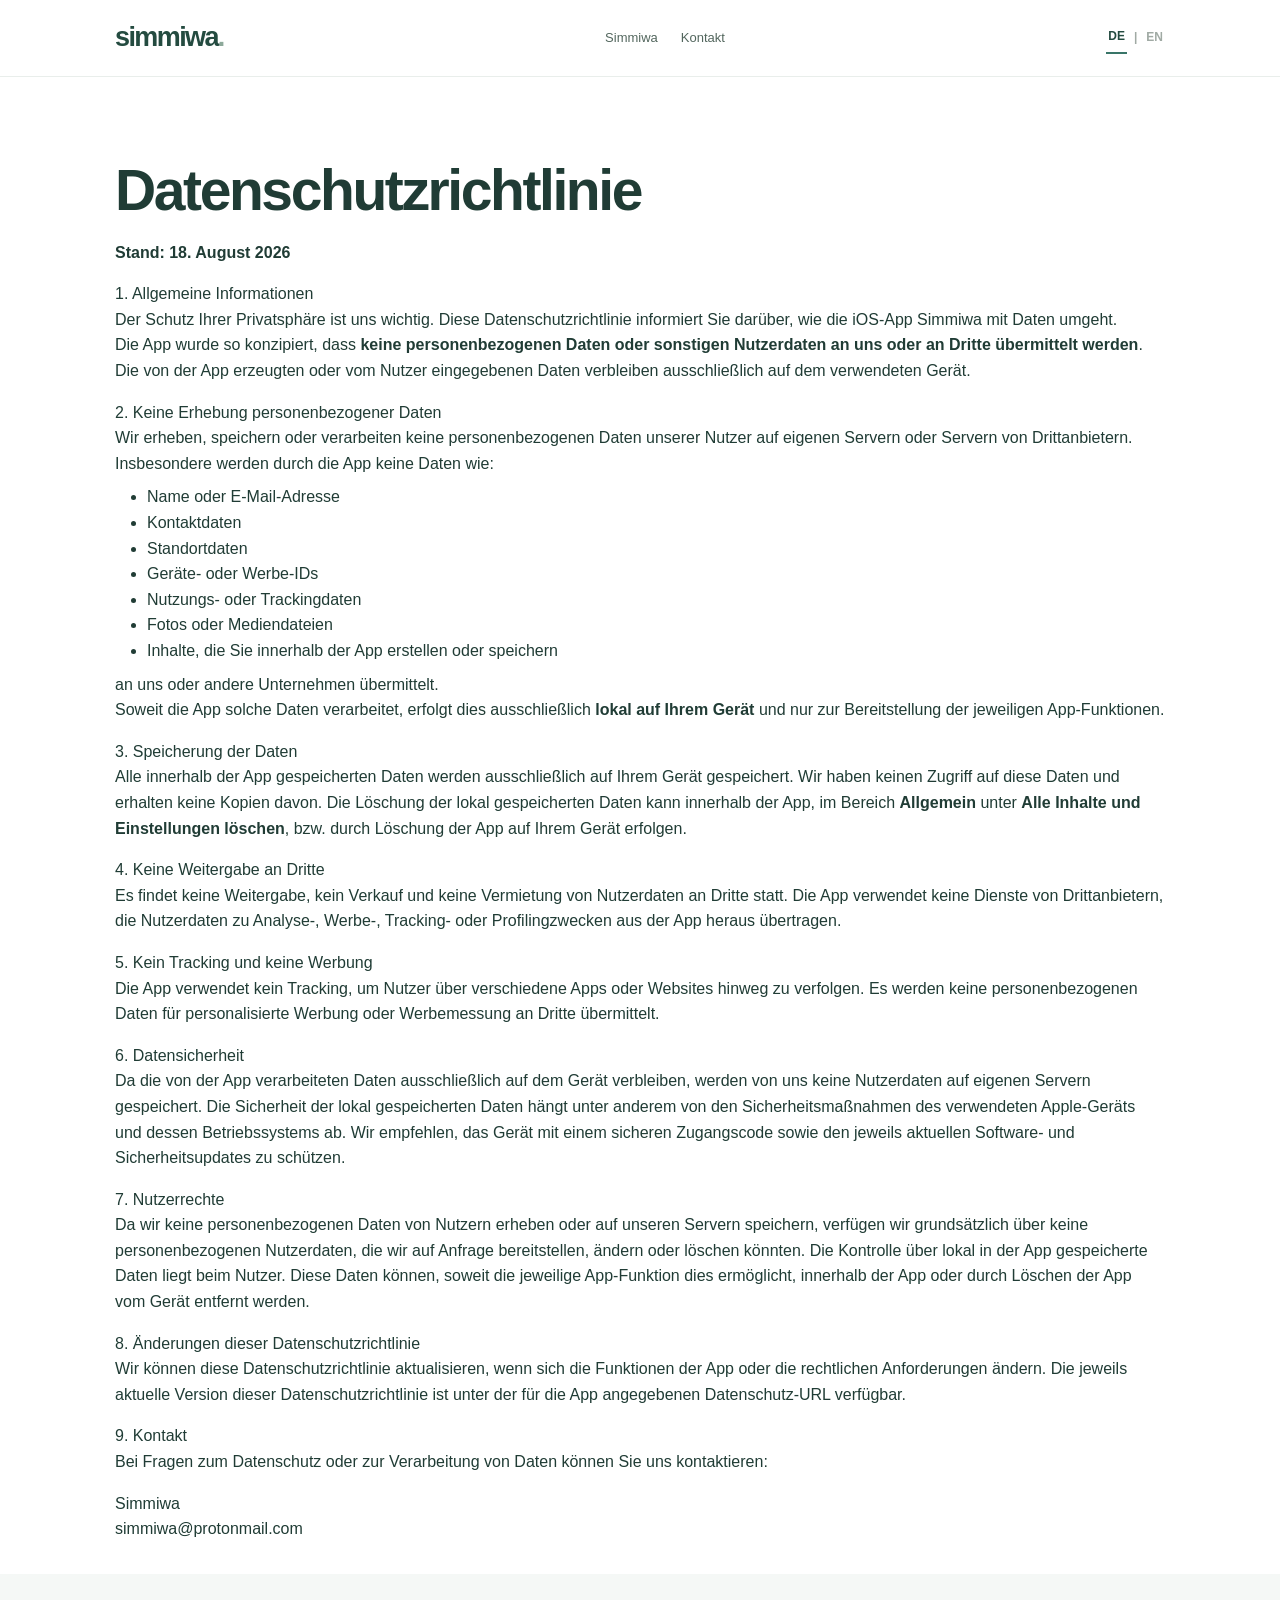
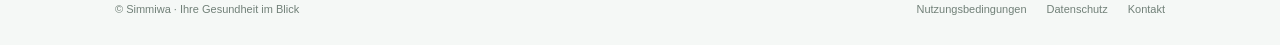
<file: privacy_de.html>
<!DOCTYPE html>
<html lang="de">

<head>
    <title>Simmiwa - Gesundheit im Blick</title>
    <meta charset="UTF-8">
    <meta name="viewport" content="width=device-width, initial-scale=1.0">
    <meta name="description"
        content="Dokumentieren Sie Ihre persönlichen Körperdaten in Simmiwa. Einfache Erfassung. Übersichtliche Darstellung. Körperwerte auf einen Blick. Ihre Gesundheit. Ihre Daten. Ihr Fortschritt." />
    <meta property="og:title" content="Simmiwa - Gesundheit im Blick" />
    <meta property="og:description"
        content="Dokumentieren Sie Ihre persönlichen Körperdaten in Simmiwa. Einfache Erfassung. Übersichtliche Darstellung. Körperwerte auf einen Blick. Ihre Gesundheit. Ihre Daten. Ihr Fortschritt." />
    <meta property="og:type" content="website" />
    <meta property="og:site_name" content="Simmiwa - Gesundheit im Blick">
    <meta property="og:url" content="https://christiansapps.github.io/simmiwa/privacy_de.html">
    <link rel="stylesheet" href="./css/main.css" />
</head>

<body>
    <div class="page">
        <!-- =======================================================
       HEADER
  ======================================================== -->
        <header class="header">
            <div class="container nav">

                <a href="index-de.html" class="logo">
                    simmiwa<span>.</span>
                </a>

                <nav class="nav-links">
                    <a href="./index-de.html">Simmiwa</a>
                    <a href="#contact">Kontakt</a>
                </nav>

                <div class="nav-actions">
                    <div class="language-switch">
                        <a href="index-de.html" class="active">DE</a>
                        <span>|</span>
                        <a href="index.html">EN</a>
                    </div>
                </div>
        </header>
        <main>
            <section class="container privacy-text">
                <div>
                    <h1>Datenschutzrichtlinie</h1>

                    <b>Stand: 18. August 2026</b>

                    <p class="privacy-header">1. Allgemeine Informationen</p>

                    <p>
                        Der Schutz Ihrer Privatsphäre ist uns wichtig. Diese Datenschutzrichtlinie informiert Sie
                        darüber, wie
                        die iOS-App Simmiwa mit Daten umgeht.
                    </p>

                    <p>
                        Die App wurde so konzipiert, dass <b>keine personenbezogenen Daten oder sonstigen Nutzerdaten an
                            uns
                            oder an Dritte übermittelt werden</b>. Die von der App erzeugten oder vom Nutzer
                        eingegebenen Daten
                        verbleiben ausschließlich auf dem verwendeten Gerät.
                    </p>

                    <p class="privacy-header">
                        2. Keine Erhebung personenbezogener Daten
                    </p>

                    <p>
                        Wir erheben, speichern oder verarbeiten keine personenbezogenen Daten unserer Nutzer auf eigenen
                        Servern
                        oder Servern von Drittanbietern.
                    </p>

                    <p style="padding-bottom: 0.5rem;">
                        Insbesondere werden durch die App keine Daten wie:
                    </p>

                    <div style="padding-left: 2rem; padding-bottom: 0.5rem;">
                        <ul>
                            <li>Name oder E-Mail-Adresse</li>
                            <li>Kontaktdaten</li>
                            <li>Standortdaten</li>
                            <li>Geräte- oder Werbe-IDs</li>
                            <li>Nutzungs- oder Trackingdaten</li>
                            <li>Fotos oder Mediendateien</li>
                            <li>Inhalte, die Sie innerhalb der App erstellen oder speichern</li>
                        </ul>
                    </div>
                    <p>
                        an uns oder andere Unternehmen übermittelt.
                    </p>

                    <p>
                        Soweit die App solche Daten verarbeitet, erfolgt dies ausschließlich <b>lokal auf Ihrem
                            Gerät</b> und
                        nur zur Bereitstellung der jeweiligen App-Funktionen.
                    </p>

                    <p class="privacy-header">
                        3. Speicherung der Daten
                    </p>

                    <p>
                        Alle innerhalb der App gespeicherten Daten werden ausschließlich auf Ihrem Gerät gespeichert.
                        Wir haben keinen Zugriff auf diese Daten und erhalten keine Kopien davon.

                        Die Löschung der lokal gespeicherten Daten kann innerhalb der App, im Bereich <b>Allgemein</b>
                        unter
                        <b>Alle Inhalte und Einstellungen löschen</b>, bzw. durch Löschung der App auf Ihrem Gerät
                        erfolgen.
                    </p>

                    <p class="privacy-header">
                        4. Keine Weitergabe an Dritte
                    </p>

                    <p>
                        Es findet keine Weitergabe, kein Verkauf und keine Vermietung von Nutzerdaten an Dritte statt.

                        Die App verwendet keine Dienste von Drittanbietern, die Nutzerdaten zu Analyse-, Werbe-,
                        Tracking- oder
                        Profilingzwecken aus der App heraus übertragen.
                    </p>

                    <p class="privacy-header">
                        5. Kein Tracking und keine Werbung
                    </p>
                    <p>
                        Die App verwendet kein Tracking, um Nutzer über verschiedene Apps oder Websites hinweg zu
                        verfolgen.
                        Es werden keine personenbezogenen Daten für personalisierte Werbung oder Werbemessung an Dritte
                        übermittelt.
                    </p>

                    <p class="privacy-header">
                        6. Datensicherheit
                    </p>
                    <p>
                        Da die von der App verarbeiteten Daten ausschließlich auf dem Gerät verbleiben, werden von uns
                        keine
                        Nutzerdaten auf eigenen Servern gespeichert.

                        Die Sicherheit der lokal gespeicherten Daten hängt unter anderem von den Sicherheitsmaßnahmen
                        des
                        verwendeten Apple-Geräts und dessen Betriebssystems ab. Wir empfehlen, das Gerät mit einem
                        sicheren
                        Zugangscode sowie den jeweils aktuellen Software- und Sicherheitsupdates zu schützen.
                    </p>

                    <p class="privacy-header">
                        7. Nutzerrechte
                    </p>

                    <p>
                        Da wir keine personenbezogenen Daten von Nutzern erheben oder auf unseren Servern speichern,
                        verfügen
                        wir grundsätzlich über keine personenbezogenen Nutzerdaten, die wir auf Anfrage bereitstellen,
                        ändern
                        oder löschen könnten.

                        Die Kontrolle über lokal in der App gespeicherte Daten liegt beim Nutzer. Diese Daten können,
                        soweit die
                        jeweilige App-Funktion dies ermöglicht, innerhalb der App oder durch Löschen der App vom Gerät
                        entfernt
                        werden.
                    </p>

                    <p class="privacy-header">
                        8. Änderungen dieser Datenschutzrichtlinie
                    </p>

                    <p>
                        Wir können diese Datenschutzrichtlinie aktualisieren, wenn sich die Funktionen der App oder die
                        rechtlichen Anforderungen ändern.

                        Die jeweils aktuelle Version dieser Datenschutzrichtlinie ist unter der für die App angegebenen
                        Datenschutz-URL verfügbar.
                    </p>

                    <p class="privacy-header">
                        9. Kontakt
                    </p>

                    <p style="padding-bottom: 1rem;">
                        Bei Fragen zum Datenschutz oder zur Verarbeitung von Daten können Sie uns kontaktieren:
                    </p>

                    <p>
                        Simmiwa
                    </p>
                    <p>
                        simmiwa@protonmail.com
                    </p>
                </div>
            </section>
        </main>
        <!-- =======================================================
       FOOTER
  ======================================================== -->
        <footer class="footer" id="contact">
            <div class="container footer-content">
                <div>
                    © Simmiwa · Ihre Gesundheit im Blick
                </div>
                <div class="footer-links">
                    <a href=" ./terms_de.html">Nutzungsbedingungen</a>
                    <a href="./privacy_de.html">Datenschutz</a>
                    <a href="mailto:simmiwa@protonmail.com">Kontakt</a>
                </div>
            </div>
        </footer>
    </div>

</body>

</html>
</file>
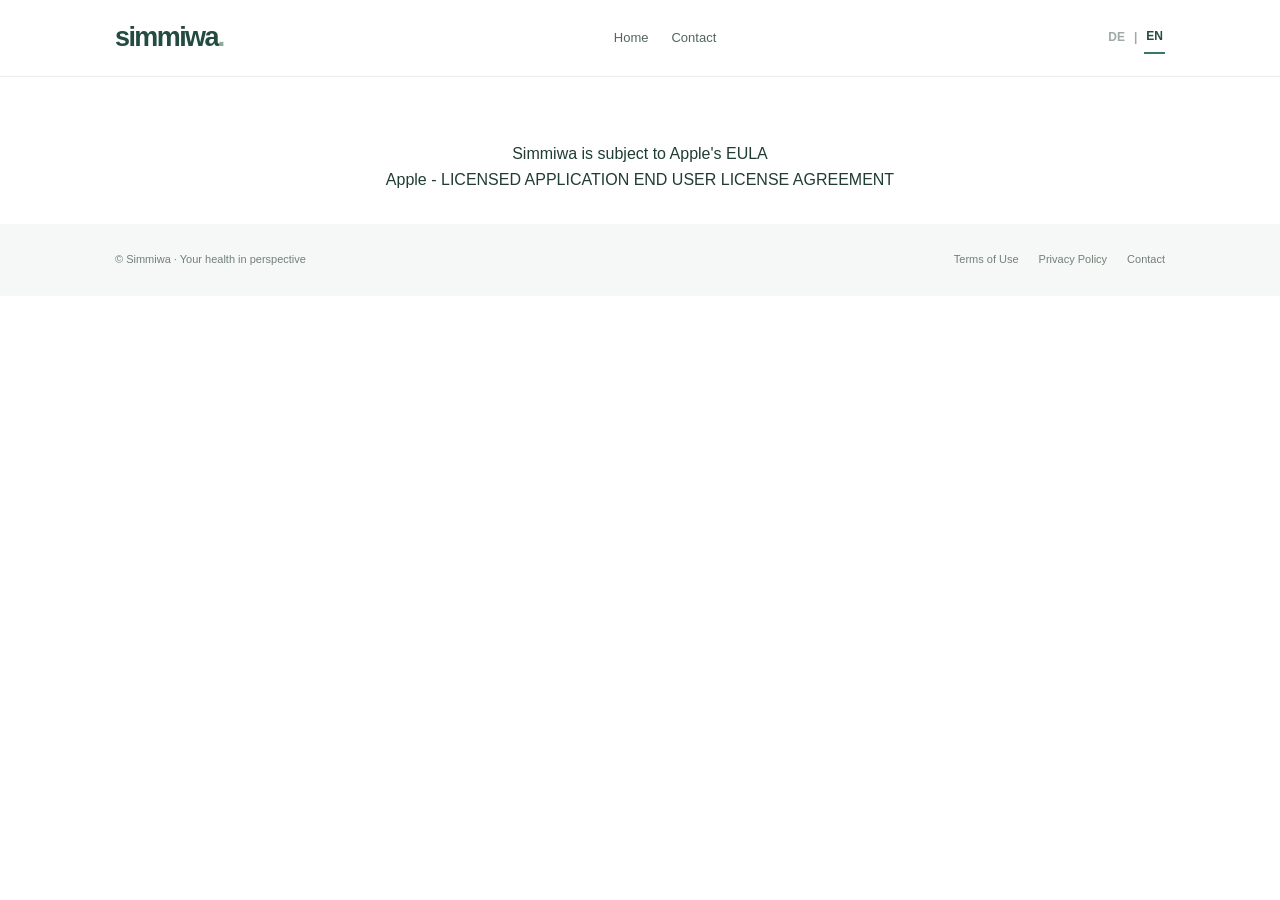
<file: terms.html>
<!DOCTYPE html>
<html lang="en">

<head>
    <title>Simmiwa - Your health in perspective</title>
    <meta charset="UTF-8">
    <meta name="viewport" content="width=device-width, initial-scale=1.0">
    <meta name="description"
        content="Document your personal body data in Simmiwa. Easy to record. Clearly displayed. Body valuee at a glance. Your health. Your data. Your progress." />
    <meta property="og:title" content="Simmiwa - Your health in perspective" />
    <meta property="og:description"
        content="Document your personal body data in Simmiwa. Easy to record. Clearly displayed. Body valuee at a glance. Your health. Your data. Your progress." />
    <meta property="og:type" content="website" />
    <meta property="og:site_name" content="Simmiwa - Your health in perspective">
    <meta property="og:url" content="https://christiansapps.github.io/simmiwa/terms.html">
    <link rel="stylesheet" href="./css/main.css" />
</head>

<body>
    <div class="page">
        <!-- =======================================================
       HEADER
  ======================================================== -->
        <header class="header">
            <div class="container nav">

                <a href="index.html" class="logo">
                    simmiwa<span>.</span>
                </a>

                <nav class="nav-links">
                    <a href="./index.html">Home</a>
                    <a href="#contact">Contact</a>
                </nav>

                <div class="nav-actions">
                    <div class="language-switch">
                        <a href="index-de.html">DE</a>
                        <span>|</span>
                        <a href="index.html" class="active">EN</a>
                    </div>
                </div>

            </div>
        </header>
        <main>
            <section class="container terms-text">
                <p>Simmiwa is subject to Apple's EULA</p>
                <p><a style="text-align: center;"
                        href="https://www.apple.com/legal/internet-services/itunes/dev/stdeula/">Apple - LICENSED
                        APPLICATION END USER
                        LICENSE
                        AGREEMENT</a></p>
            </section>
        </main>
        <!-- =======================================================
       FOOTER
  ======================================================== -->
        <footer class="footer" id="contact">
            <div class="container footer-content">
                <div>
                    © Simmiwa · Your health in perspective
                </div>
                <div class="footer-links">
                    <a href=" ./terms.html">Terms of Use</a>
                    <a href="./privacy.html">Privacy Policy</a>
                    <a href="mailto:simmiwa@protonmail.com">Contact</a>
                </div>
            </div>
        </footer>
    </div>

</body>

</html>
</file>
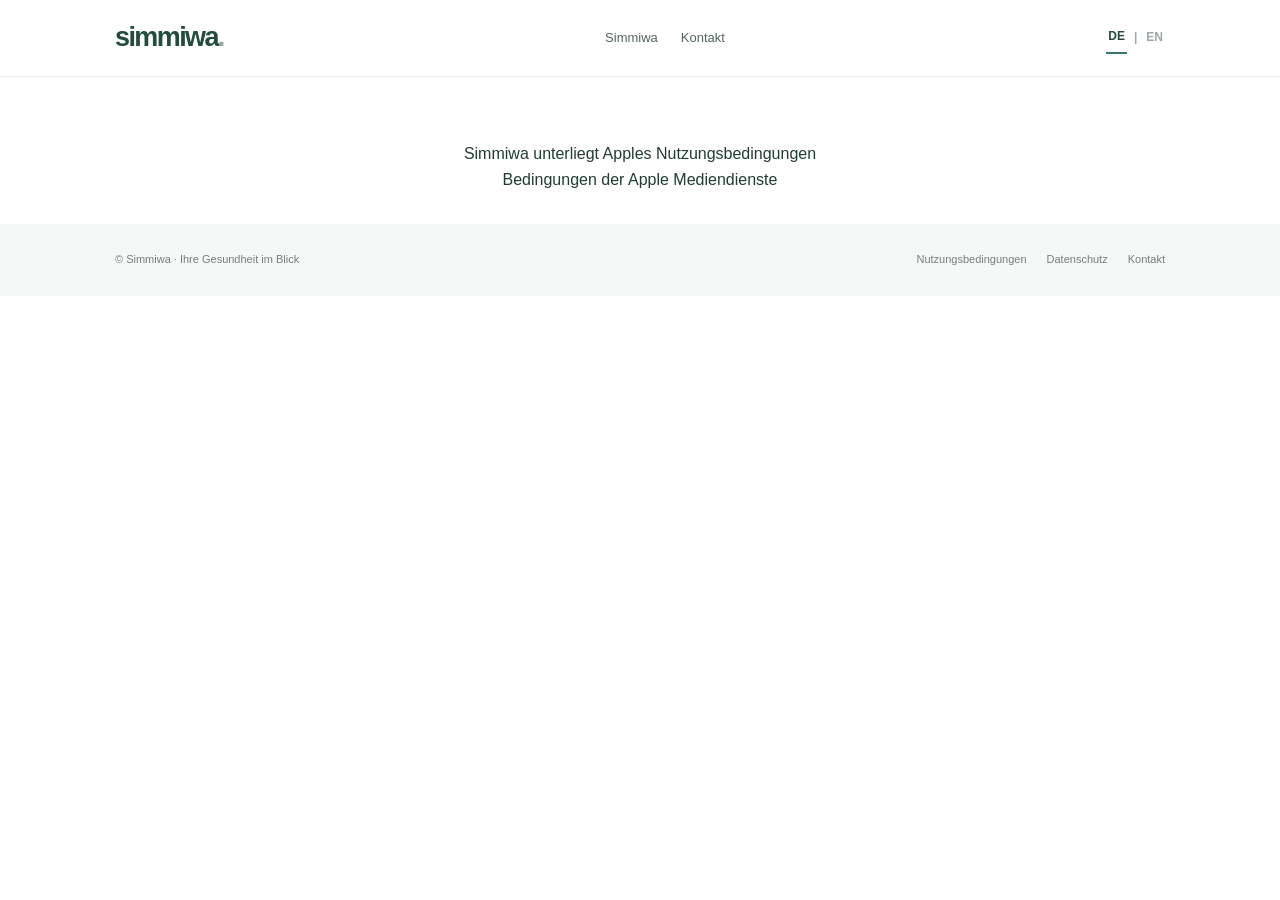
<file: terms_de.html>
<!DOCTYPE html>
<html lang="de">

<head>
    <title>Simmiwa - Gesundheit im Blick</title>
    <meta charset="UTF-8">
    <meta name="viewport" content="width=device-width, initial-scale=1.0">
    <meta name="description"
        content="Dokumentieren Sie Ihre persönlichen Körperdaten in Simmiwa. Einfache Erfassung. Übersichtliche Darstellung. Körperwerte auf einen Blick. Ihre Gesundheit. Ihre Daten. Ihr Fortschritt." />
    <meta property="og:title" content="Simmiwa - Gesundheit im Blick" />
    <meta property="og:description"
        content="Dokumentieren Sie Ihre persönlichen Körperdaten in Simmiwa. Einfache Erfassung. Übersichtliche Darstellung. Körperwerte auf einen Blick. Ihre Gesundheit. Ihre Daten. Ihr Fortschritt." />
    <meta property="og:type" content="website" />
    <meta property="og:site_name" content="Simmiwa - Gesundheit im Blick">
    <meta property="og:url" content="https://christiansapps.github.io/simmiwa/terms_de.html">
    <link rel="stylesheet" href="./css/main.css" />
</head>

<body>
    <div class="page">
        <!-- =======================================================
       HEADER
  ======================================================== -->
        <header class="header">
            <div class="container nav">

                <a href="index-de.html" class="logo">
                    simmiwa<span>.</span>
                </a>

                <nav class="nav-links">
                    <a href="./index-de.html">Simmiwa</a>
                    <a href="#contact">Kontakt</a>
                </nav>

                <div class="nav-actions">
                    <div class="language-switch">
                        <a href="index-de.html" class="active">DE</a>
                        <span>|</span>
                        <a href="index.html">EN</a>
                    </div>

                </div>

            </div>
        </header>
        <main>
            <section class="container terms-text">
                <p>Simmiwa unterliegt Apples Nutzungsbedingungen</p>
                <p><a href="https://www.apple.com/legal/internet-services/itunes/de/terms.html">Bedingungen der Apple
                        Mediendienste</a></p>
            </section>
        </main>
        <!-- =======================================================
       FOOTER
  ======================================================== -->
        <footer class="footer" id="contact">
            <div class="container footer-content">
                <div>
                    © Simmiwa · Ihre Gesundheit im Blick
                </div>
                <div class="footer-links">
                    <a href=" ./terms_de.html">Nutzungsbedingungen</a>
                    <a href="./privacy_de.html">Datenschutz</a>
                    <a href="mailto:simmiwa@protonmail.com">Kontakt</a>
                </div>
            </div>
        </footer>
    </div>

</body>

</html>
</file>
<file: css/main.css>
/* =================================
   SIMMIWA – DESIGN SYSTEM
================================= */

:root {
    --green-dark: #244b40;
    --green: #397568;
    --green-light: #e4ede7;

    --background: #ffffff;
    --background-soft: #f3f7f4;

    --text: #203c35;
    --text-muted: #65766f;

    --border: #e4ebe6;

    --radius: 12px;
    --shadow: 0 12px 35px rgba(36, 75, 64, 0.08);

    --radius-phone: 42px;
}

* {
    box-sizing: border-box;
    margin: 0;
    padding: 0;
}

html {
    scroll-behavior: smooth;
}

body {
    font-family: Inter, -apple-system, BlinkMacSystemFont,
        "Segoe UI", sans-serif;
    color: var(--text);
    background: var(--background);
    line-height: 1.6;
}

img {
    max-width: 100%;
    display: block;
}

a {
    color: inherit;
    text-decoration: none;
}

.container {
    width: min(1050px, 90%);
    margin: 0 auto;
}


/* =================================
   HEADER
================================= */

.header {
    background: white;
    border-bottom: 1px solid #e9eeeb;
}

.nav {
    min-height: 76px;
    display: flex;
    align-items: center;
    justify-content: space-between;
    gap: 20px;
}

.logo {
    font-size: 27px;
    font-weight: 750;
    letter-spacing: -1.6px;
    color: var(--green-dark);
}

.logo span {
    color: #8da99a;
}

.nav-links {
    display: flex;
    gap: 23px;
    font-size: 13px;
    color: #52665d;
}

.nav-links a:hover,
.footer-links a:hover {
    color: var(--green);
}

.button {
    display: inline-block;
    background: var(--green-dark);
    color: white;
    padding: 13px 21px;
    border-radius: 7px;
    font-size: 13px;
    font-weight: 650;
    transition: background 0.2s ease;
}

.button:hover {
    background: var(--green);
}


/* =================================
   HERO
================================= */

.hero {
    background: var(--background-soft);
    padding: 75px 0 68px;
}

.hero-grid {
    display: grid;
    grid-template-columns: 1.05fr 0.95fr;
    gap: 40px;
    align-items: center;
}

.eyebrow {
    font-size: 10px;
    font-weight: 750;
    letter-spacing: 2px;
    color: #568172;
    text-transform: uppercase;
}

h1 {
    font-size: clamp(36px, 5.2vw, 57px);
    line-height: 1.1;
    letter-spacing: -2.4px;
    font-weight: 650;
    margin: 18px 0;
}

h2 {
    font-size: clamp(27px, 3.5vw, 36px);
    letter-spacing: -1.2px;
    line-height: 1.2;
    margin: 12px 0;
    font-weight: 650;
}

.lead {
    font-size: 16px;
    line-height: 1.8;
    color: var(--text-muted);
    max-width: 490px;
    margin-bottom: 25px;
}

.small-note {
    font-size: 11px;
    color: #78877f;
    margin-top: 17px;
}

.hero-visual {
    background: var(--green-light);
    border-radius: 16px;
    padding: 20px;
    display: flex;
    align-items: center;
    justify-content: center;
}

.app-image {
    width: 100%;
    height: auto;
    object-fit: scale-down;
    border-radius: 10px;
}


/* =================================
   SECTIONS
================================= */

.section {
    padding: 70px 0;
}

.section-soft {
    background: #f5f8f6;
}

.section-heading {
    text-align: center;
    max-width: 650px;
    margin: 0 auto 35px;
}

.section-heading p {
    color: var(--text-muted);
    font-size: 14px;
    line-height: 1.8;
    margin-top: 12px;
}


/* =================================
   FEATURE CARDS
================================= */

.feature-grid {
    display: grid;
    grid-template-columns: repeat(3, 1fr);
    gap: 15px;
}

.feature-card {
    border: 1px solid var(--border);
    border-radius: var(--radius);
    padding: 22px;
    background: white;
    transition: transform 0.2s ease,
        box-shadow 0.2s ease;
}

.feature-card:hover {
    transform: translateY(-3px);
    box-shadow: var(--shadow);
}

.feature-icon {
    width: 37px;
    height: 37px;
    border-radius: 9px;
    background: #edf4ef;
    display: grid;
    place-items: center;
    color: #386d59;
    font-size: 18px;
}

.feature-card h3 {
    font-size: 15px;
    margin: 15px 0 8px;
}

.feature-card p {
    font-size: 12px;
    line-height: 1.7;
    color: var(--text-muted);
}


/* =================================
   APP FEATURE SECTION
================================= */

.feature-layout {
    display: grid;
    grid-template-columns: 1fr 1fr;
    gap: 38px;
    align-items: center;
}

.check-list {
    list-style: none;
    margin: 20px 0;
}

.check-list li {
    padding: 9px 0;
    color: #586b62;
    font-size: 13px;
}

.check-list li::before {
    content: "✓";
    color: #568172;
    font-weight: bold;
    margin-right: 10px;
}

.app-preview {
    background: var(--green-light);
    border-radius: 14px;
    padding: 25px;
}


/* =================================
   DOWNLOAD SECTION
================================= */

.download-section {
    background: var(--green-dark);
    color: white;
    padding: 55px 20px;
    text-align: center;
}

.download-section .eyebrow {
    color: #b9d1c2;
}

.download-section h2 {
    color: white;
    max-width: 650px;
    margin: 15px auto;
}

.download-section p {
    color: #d4e1d9;
    font-size: 13px;
    line-height: 1.8;
    margin-bottom: 20px;
}

.button-light {
    background: white;
    color: var(--green-dark);
}

.button-light:hover {
    background: #e7eee9;
    color: var(--green-dark);
}


/* =================================
   FOOTER
================================= */

.footer {
    background: #f5f8f6;
    padding: 27px 0;
    color: #718078;
    font-size: 11px;
}

.footer-content {
    display: flex;
    justify-content: space-between;
    gap: 15px;
    flex-wrap: wrap;
}

.footer-links {
    display: flex;
    gap: 20px;
}

.grid-container {
    display: grid;
    grid-template-columns: repeat(3, 1fr);
    gap: 20px;
    justify-items: center;
}

/* Sprachumschalter */

.nav-actions {
    display: flex;
    align-items: center;
    gap: 20px;
}

.language-switch {
    display: flex;
    align-items: center;
    gap: 7px;
    font-size: 12px;
    font-weight: 600;
    color: #a0aaa4;
}

.language-switch a {
    padding: 5px 2px;
    transition: color 0.2s ease;
}

.language-switch a:hover {
    color: var(--green);
}

.language-switch a.active {
    color: var(--green-dark);
    border-bottom: 2px solid var(--green);
}

/* =================================
   HIGHLIGHT
================================= */

.fragment-section-nbg {
    padding: 85px 0;
}

.fragment-section {
    background: var(--background-soft);
    padding: 85px 0;
}

.fragment-layout {
    display: grid;
    grid-template-columns: 1fr 1fr;
    align-items: center;
    gap: 55px;
}

.fragment-content h2 {
    font-size: clamp(30px, 4vw, 43px);
    line-height: 1.2;
    letter-spacing: -1.5px;
    margin: 18px 0;
}

.fragment-content h2 span {
    display: block;
    color: #397568;
}

.fragment-content p {
    font-size: 15px;
    line-height: 1.8;
    color: #65766f;
}

.fragment-highlight {
    margin: 28px 0 18px;
    padding: 20px 24px;
    background: white;
    border-left: 4px solid #397568;
    border-radius: 8px;
    display: flex;
    flex-direction: column;
}

.fragment-highlight-bg {
    background: var(--background-soft);
}

.fragment-highlight strong {
    font-size: 32px;
    color: #244b40;
}

.fragment-highlight span {
    font-size: 13px;
    color: #65766f;
}

.fragment-note {
    font-size: 12px !important;
}

.fragment-image {
    background: var(--green-light);
    border-radius: 16px;
    padding: 22px;
    text-align: center;
}

.fragment-image img {
    width: 100%;
    max-width: 380px;
    height: auto;
    margin: auto;
    border-radius: 12px;
    box-shadow: 0 12px 35px rgba(36, 75, 64, 0.12);
}

.fragment-image-duo {
    /* background: var(--green-light); */
    border-radius: 16px;
    padding: 22px;
    text-align: center;
}

.fragment-image-duo img {
    width: 100%;
    max-width: 720px;
    height: auto;
    margin: auto;
    border-radius: 12px;
    box-shadow: 0 12px 35px rgba(36, 75, 64, 0.12);
}

.fragment-image-ipad {
    /* background: var(--green-light); */
    border-radius: 16px;
    padding: 22px;
    text-align: center;
}

.fragment-image-ipad img {
    width: 100%;
    max-width: 720px;
    height: auto;
    margin: auto;
    border-radius: 12px;
    box-shadow: 0 12px 35px rgba(36, 75, 64, 0.12);
}

/* =========================================================
PHONE
========================================================= */
.phone {
    position: relative;
    background: #11110f;
    border: 5px solid #11110f;
    border-radius: var(--radius-phone);
    overflow: hidden;
    box-shadow: 0 30px 80px rgba(0, 0, 0, .13);
}

.phone-screen {
    width: 100%;
    height: 100%;
    overflow: hidden;
    border-radius: calc(var(--radius-phone) - 7px);
}

.size-phone {
    width: 320px;
    height: 650px;
    margin: auto;
    /* transform: rotate(-14deg); */
}

/* =========================================================
PHONE-DUO
========================================================= */
.phone-duo {
    position: relative;
    background: #11110f;
    border: 5px solid #11110f;
    border-radius: var(--radius-phone);
    overflow: hidden;
    box-shadow: 0 30px 80px rgba(0, 0, 0, .13);
}

.phone-duo-screen {
    width: 100%;
    height: 100%;
    overflow: hidden;
    border-radius: calc(var(--radius-phone) - 7px);
}

.size-phone-duo {
    width: 620px;
    height: 420px;
    margin: auto;
}

/* =========================================================
iPad 13
========================================================= */
.ipad {
    position: relative;
    background: #11110f;
    border: 5px solid #11110f;
    border-radius: var(--radius-phone);
    overflow: hidden;
    box-shadow: 0 30px 80px rgba(0, 0, 0, .13);
}

.ipad-screen {
    width: 100%;
    height: 100%;
    /* overflow: hidden; */
    border-radius: calc(var(--radius-phone) - 7px);
}

.size-ipad {
    width: 720px;
    height: 960px;
    margin: auto;
}

/* privacy */
.privacy-header {
    padding-top: 1rem;
}

.privacy-text {
    padding-top: 4rem;
    padding-bottom: 2rem;
}

/* terms */
.terms-text {
    text-align: center;
    padding-top: 4rem;
    padding-bottom: 2rem;
}

/* =================================
   RESPONSIVE DESIGN
================================= */

@media only screen and (max-width: 1200px) {
    .grid-container {
        grid-template-columns: repeat(2, 1fr);
    }
}

@media (max-width: 750px) {
    .nav-links {
        display: none;
    }

    .hero {
        padding: 48px 0;
    }

    .hero-grid,
    .feature-layout {
        grid-template-columns: 1fr;
        gap: 25px;
    }

    .feature-grid {
        grid-template-columns: repeat(2, 1fr);
    }

    .section {
        padding: 52px 0;
    }

    .nav-actions {
        gap: 12px;
    }

    .nav-actions .button {
        padding: 10px 12px;
        font-size: 11px;
    }

    .fragment-layout {
        grid-template-columns: 1fr;
        gap: 30px;
    }

    .fragment-section {
        padding: 55px 0;
    }

    .grid-container {
        grid-template-columns: 1fr;
    }
}

@media (max-width: 420px) {

    .feature-grid {
        grid-template-columns: 1fr;
    }

    .logo {
        font-size: 24px;
    }

    .nav {
        min-height: 65px;
    }

    .footer-content {
        flex-direction: column;
    }

    .grid-container {
        grid-template-columns: repeat(1, 1fr);
    }

}
</file>
